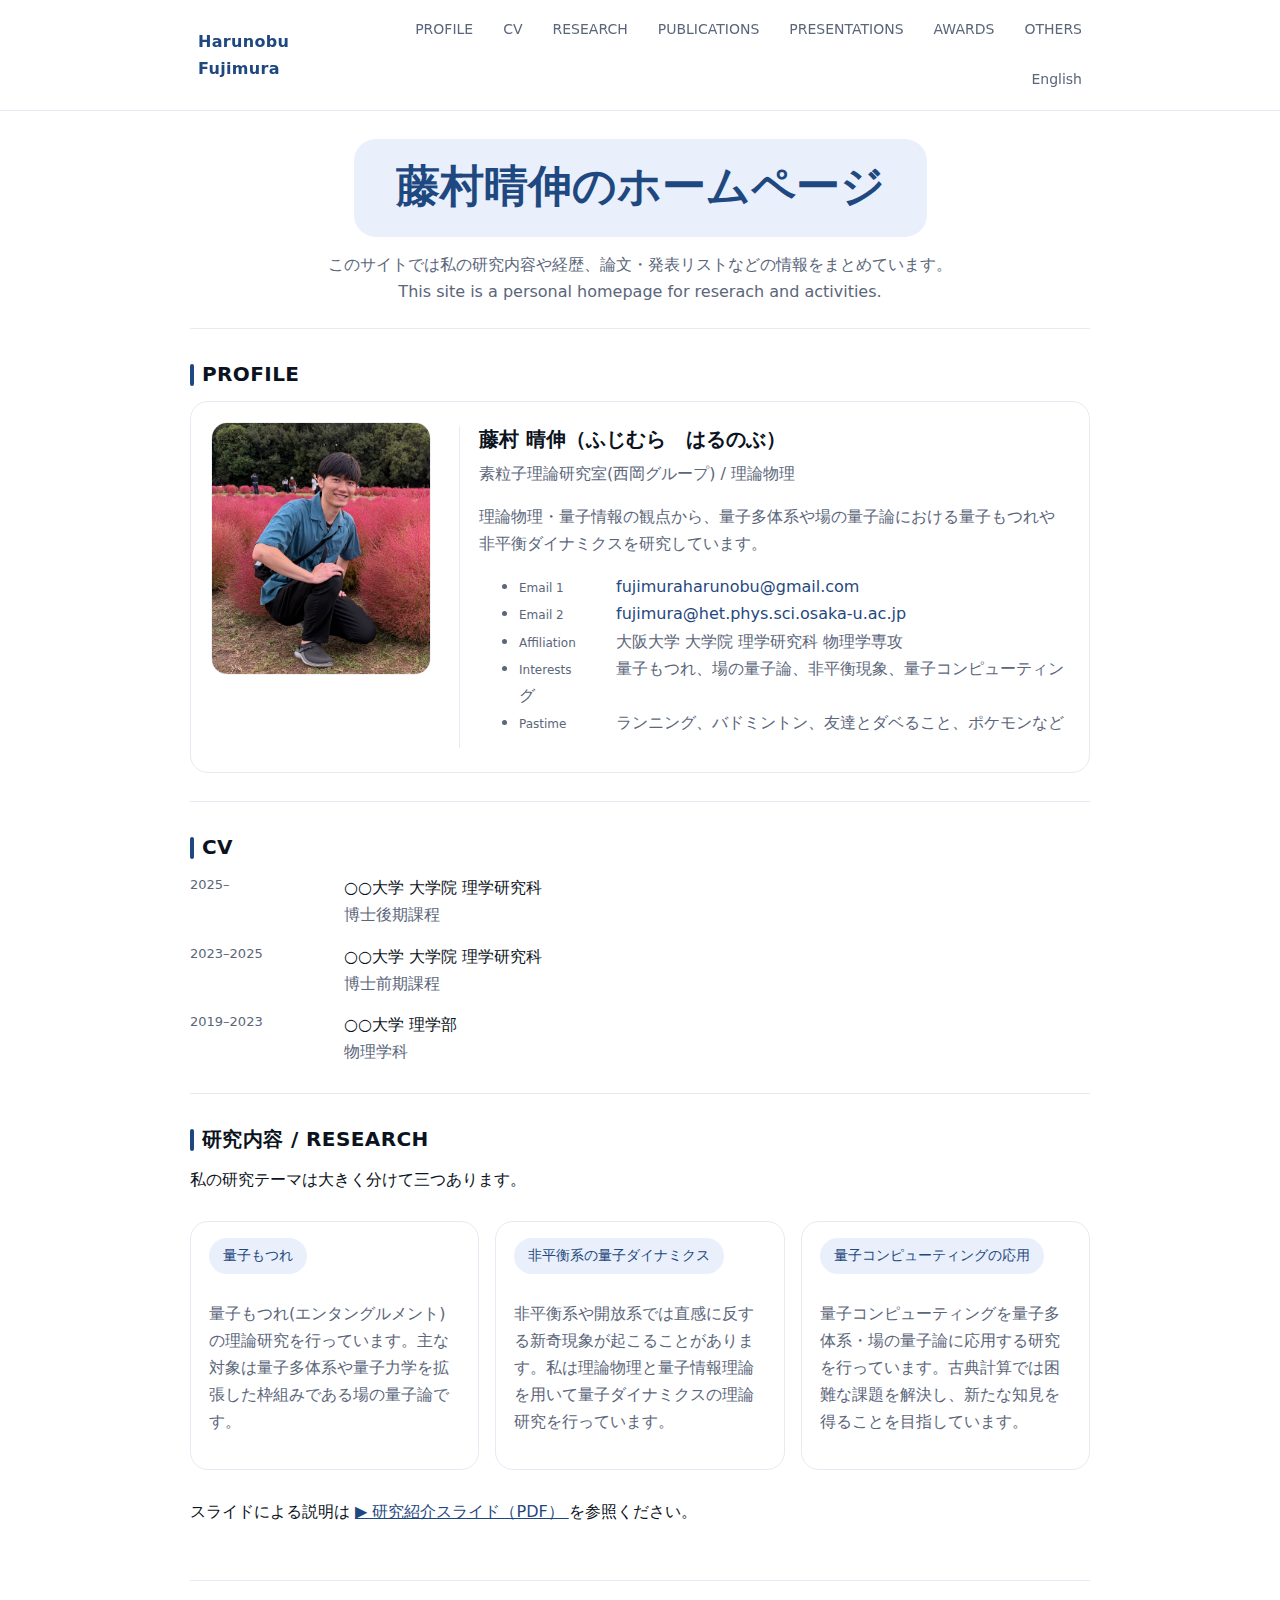
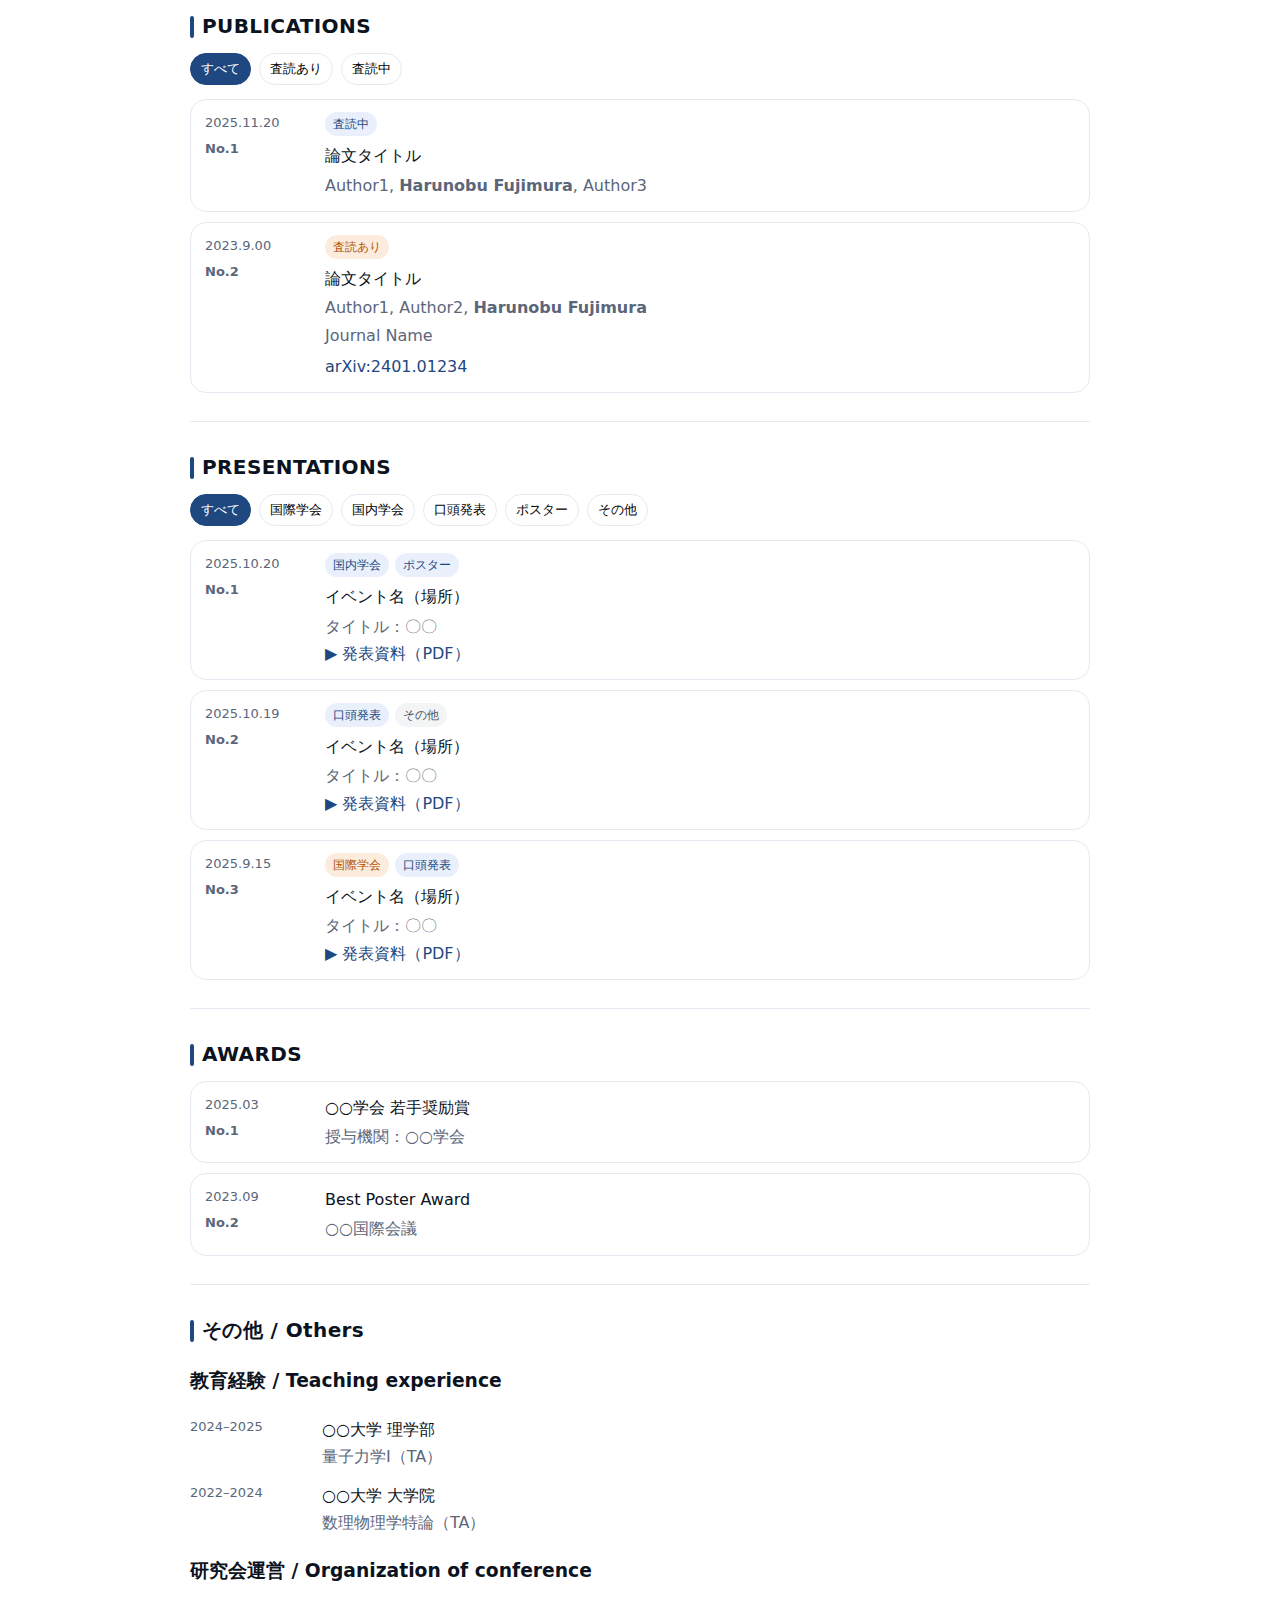
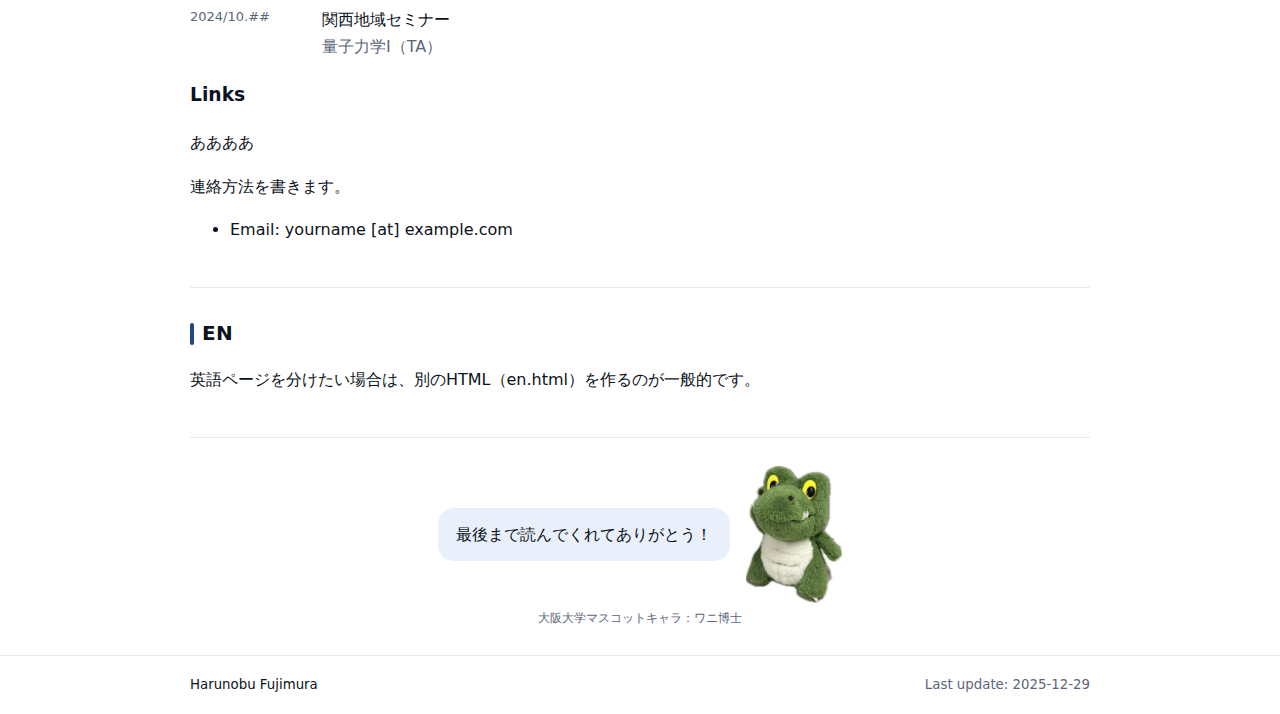
<file: index.html>
<!DOCTYPE html>
<html lang="ja">
<head>
  <meta charset="UTF-8" />
  <meta name="viewport" content="width=device-width, initial-scale=1" />
  <title> 藤村 晴伸 | Homepage</title>
  <link rel="stylesheet" href="style.css?v=20251229a">
</head>

<body>
  <header class="site-header">
    <div class="container header-inner">
      <a class="brand" href="#top">Harunobu Fujimura</a>

      <button class="nav-toggle" aria-label="メニューを開く" aria-expanded="false">
        ☰
      </button>

      <nav class="site-nav" id="siteNav">
        <a href="#profile">PROFILE</a>
        <a href="#cv">CV</a>
        <a href="#research">RESEARCH</a>
        <a href="#publications">PUBLICATIONS</a>
        <a href="#news">PRESENTATIONS</a>
        <a href="#awards">AWARDS</a>
        <a href="#othermaterials">OTHERS</a>
        <a href="#en">English</a>
      </nav>
    </div>
  </header>

  <main id="top" class="main">
    <section class="hero container">
      <div class="hero-badge">
      <h1 class="welcome">藤村晴伸のホームページ</h1><br> 
      <!-- <p class="kicker">理論物理 / 量子もつれ</p> -->
      </div>
      <p class="lead">
        このサイトでは私の研究内容や経歴、論文・発表リストなどの情報をまとめています。<br>
        This site is a personal homepage for reserach and activities.
      </p>

      <!-- <div class="button-row">
        <a class="btn" href="#research">研究内容を見る</a>
        <a class="btn btn-ghost" href="#publications">業績一覧</a>
      </div> -->
    </section>

    <section class="section container" id="profile">
      <h2>PROFILE</h2>

      <div class="profile-card">
        <!-- 左：写真 -->
        <div class="profile-photo">
          <img src="materials/myphoto.png" alt="Harunobu Fujimura" loading="lazy">
        </div>

        <!-- 右：プロフィール -->
        <div class="profile-body">
          <div class="profile-name">藤村 晴伸（ふじむら　はるのぶ）</div>
          <div class="profile-affil muted">素粒子理論研究室(西岡グループ) / 理論物理</div>

          <p class="profile-text">
            理論物理・量子情報の観点から、量子多体系や場の量子論における量子もつれや非平衡ダイナミクスを研究しています。
          </p>

          <ul class="profile-meta">
            <li><span class="label">Email 1</span> 
              <a href="mailto:fujimuraharunobu@gmail.com">fujimuraharunobu@gmail.com</a>
            </li>
            <li><span class="label">Email 2</span> 
              <a href="mailto:fujimura@het.phys.sci.osaka-u.ac.jp">fujimura@het.phys.sci.osaka-u.ac.jp</a>
            </li>
            <li><span class="label">Affiliation</span> 大阪大学 大学院 理学研究科 物理学専攻</li>
            <li><span class="label">Interests</span> 量子もつれ、場の量子論、非平衡現象、量子コンピューティング</li>
            <li><span class="label">Pastime</span> ランニング、バドミントン、友達とダベること、ポケモンなど</li>
          </ul>

        </div>
      </div>
    </section>



    <section class="section container" id="cv">
      <h2>CV</h2>

      <ul class="cv-list">
        <li>
          <span class="cv-term">2025–</span>
          <div class="cv-content">
            <div class="cv-title">
              ○○大学 大学院 理学研究科
            </div>
            <div class="muted">
              博士後期課程
            </div>
          </div>
        </li>

        <li>
          <span class="cv-term">2023–2025</span>
          <div class="cv-content">
            <div class="cv-title">
              ○○大学 大学院 理学研究科
            </div>
            <div class="muted">
              博士前期課程
            </div>
          </div>
        </li>

        <li>
          <span class="cv-term">2019–2023</span>
          <div class="cv-content">
            <div class="cv-title">
              ○○大学 理学部
            </div>
            <div class="muted">
              物理学科
            </div>
          </div>
        </li>
      </ul>
    </section>


    <section class="section container" id="research">
      <h2>研究内容 / RESEARCH</h2>
      <div> 私の研究テーマは大きく分けて三つあります。</div><br>
      <div class="research-grid">
        <div class="research-card">
          <div class="research-title">
            量子もつれ
          </div>
          <p class="research-text">
            量子もつれ(エンタングルメント)の理論研究を行っています。主な対象は量子多体系や量子力学を拡張した枠組みである場の量子論です。
          </p>
        </div>

        <div class="research-card">
          <div class="research-title">
            非平衡系の量子ダイナミクス
          </div>
          <p class="research-text">
            非平衡系や開放系では直感に反する新奇現象が起こることがあります。私は理論物理と量子情報理論を用いて量子ダイナミクスの理論研究を行っています。
          </p>
        </div>

        <div class="research-card">
          <div class="research-title">
            量子コンピューティングの応用
          </div>
          <p class="research-text">
            量子コンピューティングを量子多体系・場の量子論に応用する研究を行っています。古典計算では困難な課題を解決し、新たな知見を得ることを目指しています。
          </p>
        </div>
      </div><br>
      <div class="materials">
        スライドによる説明は
          <a href="https://example.com/slides.pdf"
            target="_blank"
            rel="noopener noreferrer"
            class="material-link">
            ▶ 研究紹介スライド（PDF）
          </a>
        を参照ください。
          </div>
      </div><br>

    </section>


    <section class="section container" id="publications">
      <h2>PUBLICATIONS</h2>

      <!-- カテゴリタブ -->
      <div class="chips" role="tablist" aria-label="カテゴリ">
        <button class="chip is-active" data-filter="all">すべて</button>
        <button class="chip" data-filter="reviewed">査読あり</button>
        <button class="chip" data-filter="under-review">査読中</button>
      </div>

      <!-- 論文リスト -->
      <ul class="timeline" id="pubList">

        <!-- 査読あり -->
        <li data-tags="reviewed">
          <div class="date">
            <span>2023.9.00</span>
            <span class="pub-no"></span>
          </div>

          <div class="content">
            <div class="tags">
              <span class="tag tag-reviewed">査読あり</span>
            </div>

            <div class="title">
              <a href="https://example-journal.org"
                target="_blank"
                rel="noopener noreferrer"
                class="event-link">
                論文タイトル 
              </a>
            </div>

            <div class="muted">
              Author1, Author2, <strong>Harunobu Fujimura</strong><br>
              <a href="https://example-journal.org"
                target="_blank"
                rel="noopener noreferrer"
                class="journal-link">
                Journal Name
              </a>
            </div>
            <div class="preprint">
              <a href="https://arxiv.org/abs/2401.01234"
                target="_blank"
                rel="noopener noreferrer"
                class="arxiv-link">
                arXiv:2401.01234
              </a>
            </div>
          </div>
        </li>

        <!-- 査読中 -->
        <li data-tags="under-review">
          <div class="date">
            <span>2025.11.20</span>
            <span class="pub-no"></span>
          </div>

          <div class="content">
            <div class="tags">
              <span class="tag tag-under-review">査読中</span>
            </div>

            <div class="title">
              論文タイトル 
            </div>

            <div class="muted">
              Author1, <strong>Harunobu Fujimura</strong>, Author3
            </div>
          </div>
        </li>

      </ul>
    </section>


    <section class="section container" id="news">
      <h2>PRESENTATIONS</h2>

      <div class="chips" role="tablist" aria-label="カテゴリ">
        <button class="chip is-active" data-filter="all">すべて</button>
        <button class="chip" data-filter="international">国際学会</button>
        <button class="chip" data-filter="domestic">国内学会</button>
        <button class="chip" data-filter="oral">口頭発表</button>
        <button class="chip" data-filter="poster">ポスター</button>
        <button class="chip" data-filter="others">その他</button>
      </div>

      <ul class="timeline" id="newsList">

        <li data-tags="international oral">
          <div class="date">
            <span>2025.9.15</span>
            <span class="news-no"></span>
          </div>
          <div class="content">
            <div class="tags">
              <span class="tag tag-international">国際学会</span>
              <span class="tag">口頭発表</span>
            </div>
            <div class="title">
              <a href="https://example-conference.org"
                target="_blank"
                rel="noopener noreferrer"
                class="event-link">
                イベント名（場所）
              </a>
            </div>
            <div class="muted">タイトル：〇〇</div>
            <div class="materials">
              <a href="https://example.com/slides.pdf"
                target="_blank"
                rel="noopener noreferrer"
                class="material-link">
                ▶ 発表資料（PDF）
              </a>
            </div>
          </div>
        </li>

        <li data-tags="domestic poster">
          <div class="date">
            <span>2025.10.20</span>
            <span class="news-no"></span>
          </div>
          <div class="content">
            <div class="tags">
              <span class="tag tag-domestic">国内学会</span>
              <span class="tag">ポスター</span>
            </div>
            <div class="title">
              <a href="https://example-conference.org"
                target="_blank"
                rel="noopener noreferrer"
                class="event-link">
                イベント名（場所）
              </a>
            </div>
            <div class="muted">タイトル：〇〇</div>
            <div class="materials">
              <a href="https://example.com/slides.pdf"
                target="_blank"
                rel="noopener noreferrer"
                class="material-link">
                ▶ 発表資料（PDF）
              </a>
            </div>
          </div>
        </li>

        <li data-tags="oral others">
          <div class="date">
            <span>2025.10.19</span>
            <span class="news-no"></span>
          </div>
          <div class="content">
            <div class="tags">
              <span class="tag">口頭発表</span>
              <span class="tag tag-other">その他</span>
            </div>
            <div class="title">
              <a href="https://example-conference.org"
                target="_blank"
                rel="noopener noreferrer"
                class="event-link">
                イベント名（場所）
              </a>
            </div>
            <div class="muted">タイトル：〇〇</div>
            <div class="materials">
              <a href="https://example.com/slides.pdf"
                target="_blank"
                rel="noopener noreferrer"
                class="material-link">
                ▶ 発表資料（PDF）
              </a>
            </div>
          </div>
        </li>

        

      </ul>
    </section>

    <section class="section container" id="awards">
      <h2>AWARDS</h2>

      <ul class="timeline">
        <li>
          <div class="date">
            <span>2025.03</span>
            <span class="award-no"></span>
          </div>

          <div class="content">
            <div class="title">
              ○○学会 若手奨励賞
            </div>
            <div class="muted">
              授与機関：○○学会
            </div>
          </div>
        </li>

        <li>
          <div class="date">
            <span>2023.09</span>
            <span class="award-no"></span>
          </div>

          <div class="content">
            <div class="title">
              Best Poster Award
            </div>
            <div class="muted">
              ○○国際会議
            </div>
          </div>
        </li>
      </ul>
    </section>


    <section class="section container" id="othermaterials">
      <h2>その他 / Others</h2>
      <div>
        <h3>教育経験 / Teaching experience</h2>
          <ul class="teaching-list">
            <li>
              <span class="term">2024–2025</span>
              <div class="teach-content">
                <div class="teach-title">
                  ○○大学 理学部
                </div>
                <div class="muted">
                  量子力学I（TA）
                </div>
              </div>
            </li>

            <li>
              <span class="term">2022–2024</span>
              <div class="teach-content">
                <div class="teach-title">
                  ○○大学 大学院
                </div>
                <div class="muted">
                  数理物理学特論（TA）
                </div>
              </div>
            </li>
          </ul>
        </div>
      <div>
          <h3>研究会運営 / Organization of conference</h3>
          <ul class="teaching-list">
            <li>
              <span class="term">2024/10.##</span>
              <div class="teach-content">
                <div class="teach-title">
                  関西地域セミナー
                </div>
                <div class="muted">
                  量子力学I（TA）
                </div>
              </div>
            </li>
          </ul>
          
      </div>

      <div>
          <h3>Links</h3>
          <p>ああああ</p>
          
      </div>
      <p>連絡方法を書きます。</p>
      <ul>
        <li>Email: yourname [at] example.com</li>
      </ul>
    </section>

    <section class="section container" id="en">
      <h2>EN</h2>
      <p>英語ページを分けたい場合は、別のHTML（en.html）を作るのが一般的です。</p>
    </section>

    <section class="section container thanks">
      <div class="thanks-wrap">
        <div class="speech-bubble">
          最後まで読んでくれてありがとう！
        </div>

        <!-- キャラ画像（高さ基準） -->
        <img src="materials/Dr.wani.PNG" alt="マスコットキャラ" class="mascot">

      </div>

      <!-- 説明文は外に出す -->
      <div class="mascot-caption">
        大阪大学マスコットキャラ：ワニ博士
      </div>
    </section>


  </main>

  <footer class="site-footer">
    <div class="container footer-inner">
      <small>Harunobu Fujimura</small>
      <small class="muted">Last update: 2025-12-29</small>
    </div>
  </footer>

  <script src="script.js"></script>
</body>
</html>
</file>
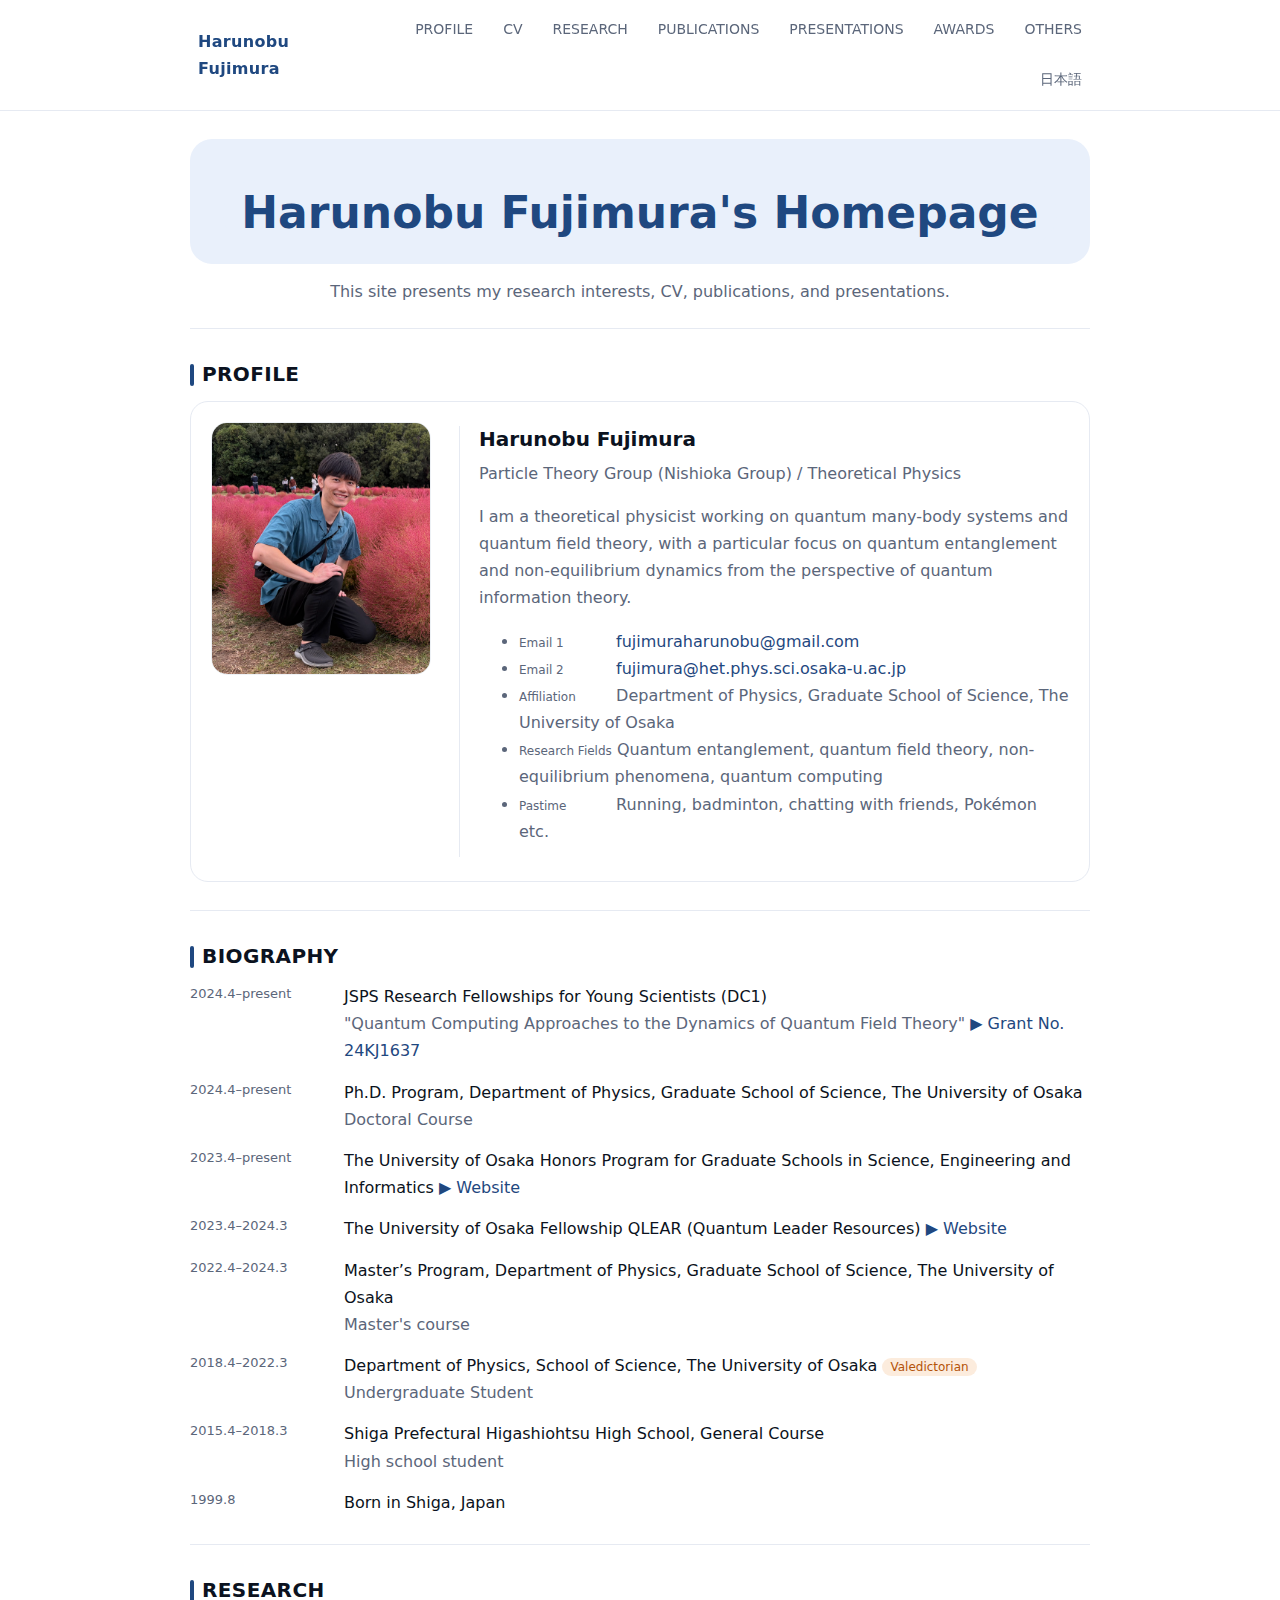
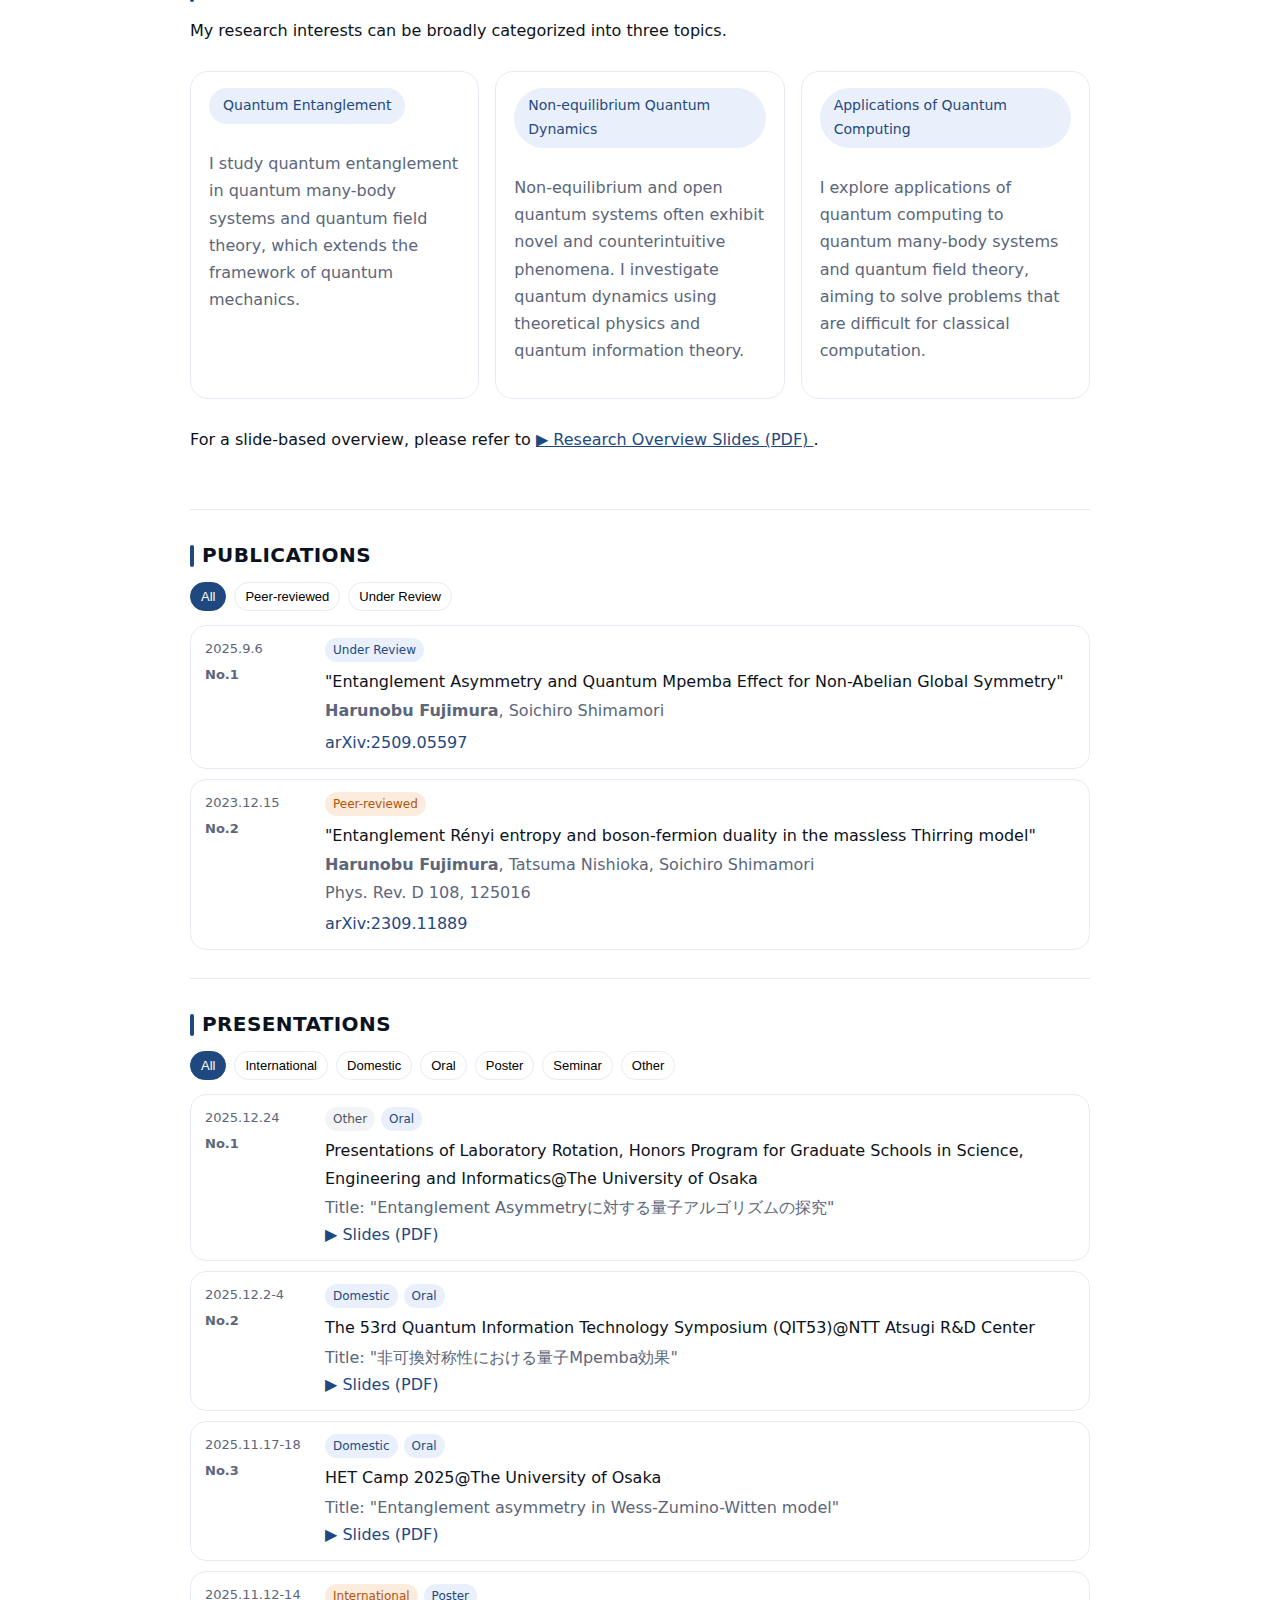
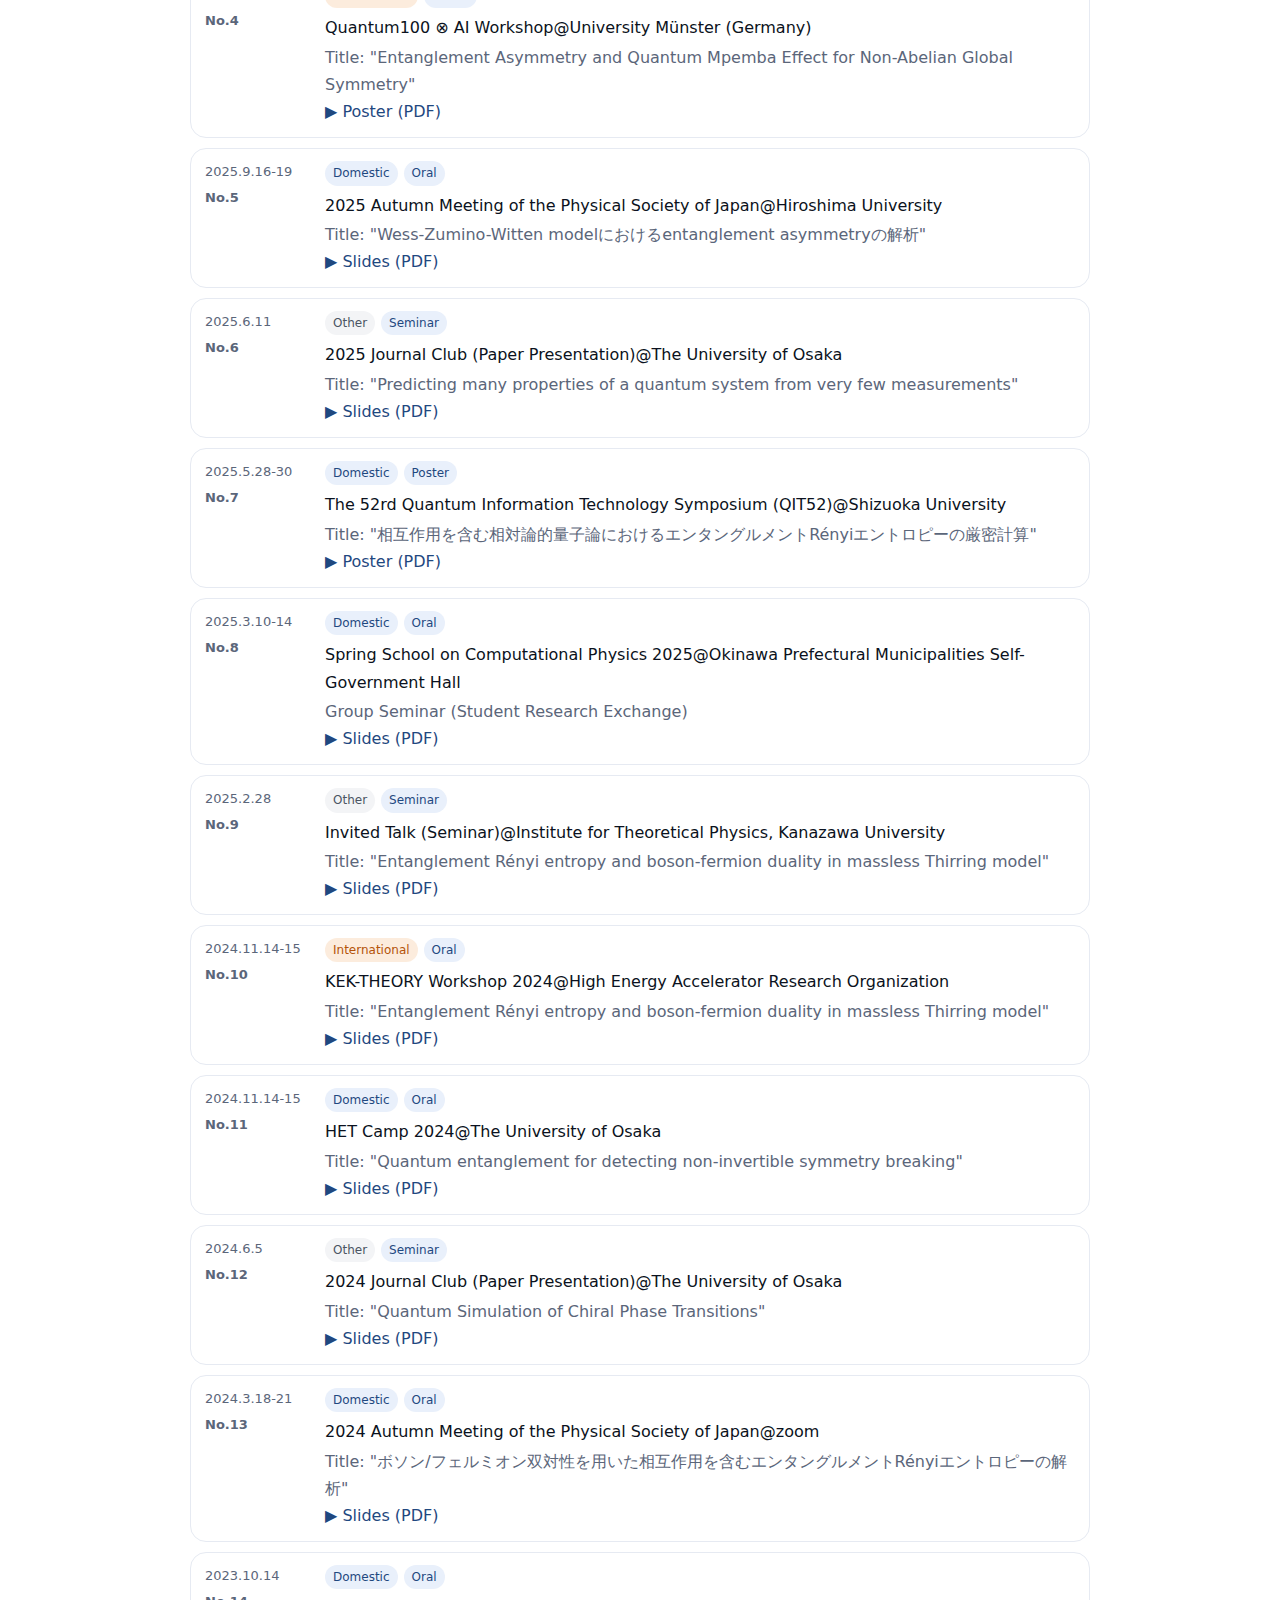
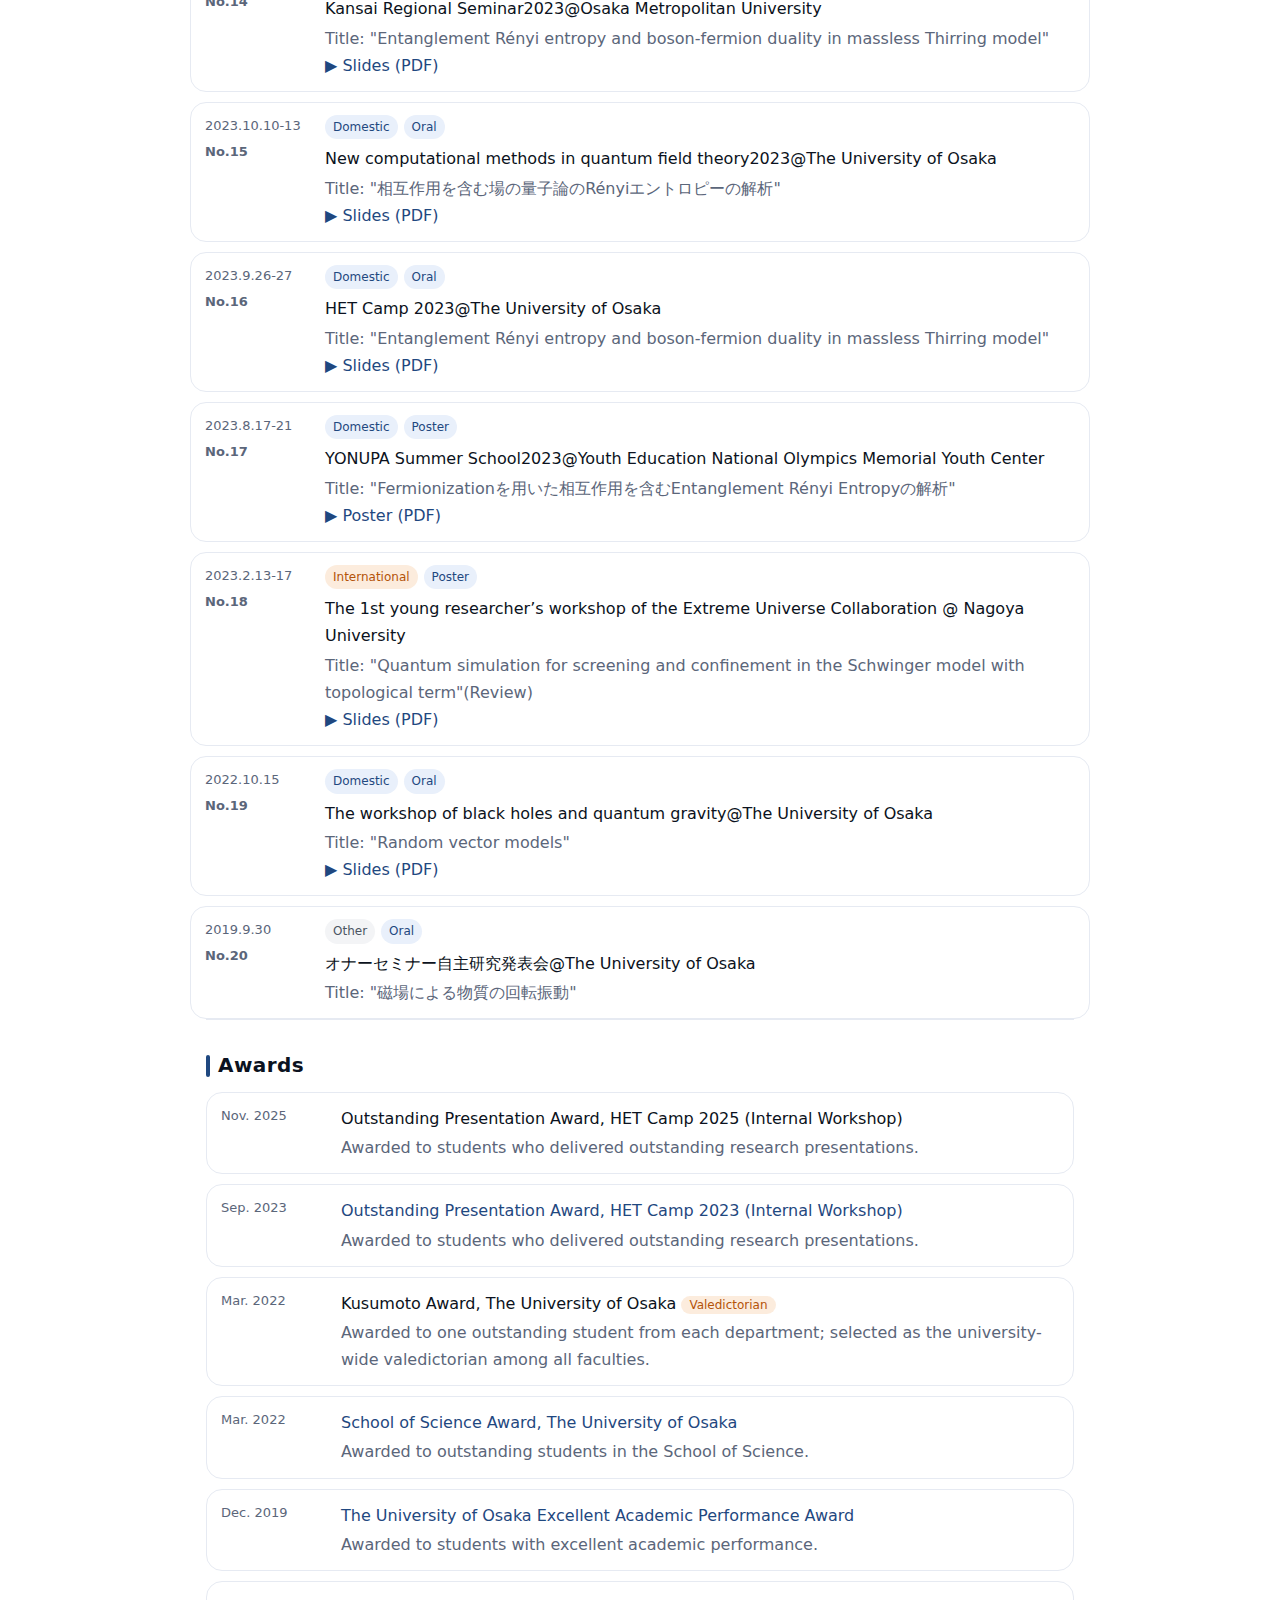
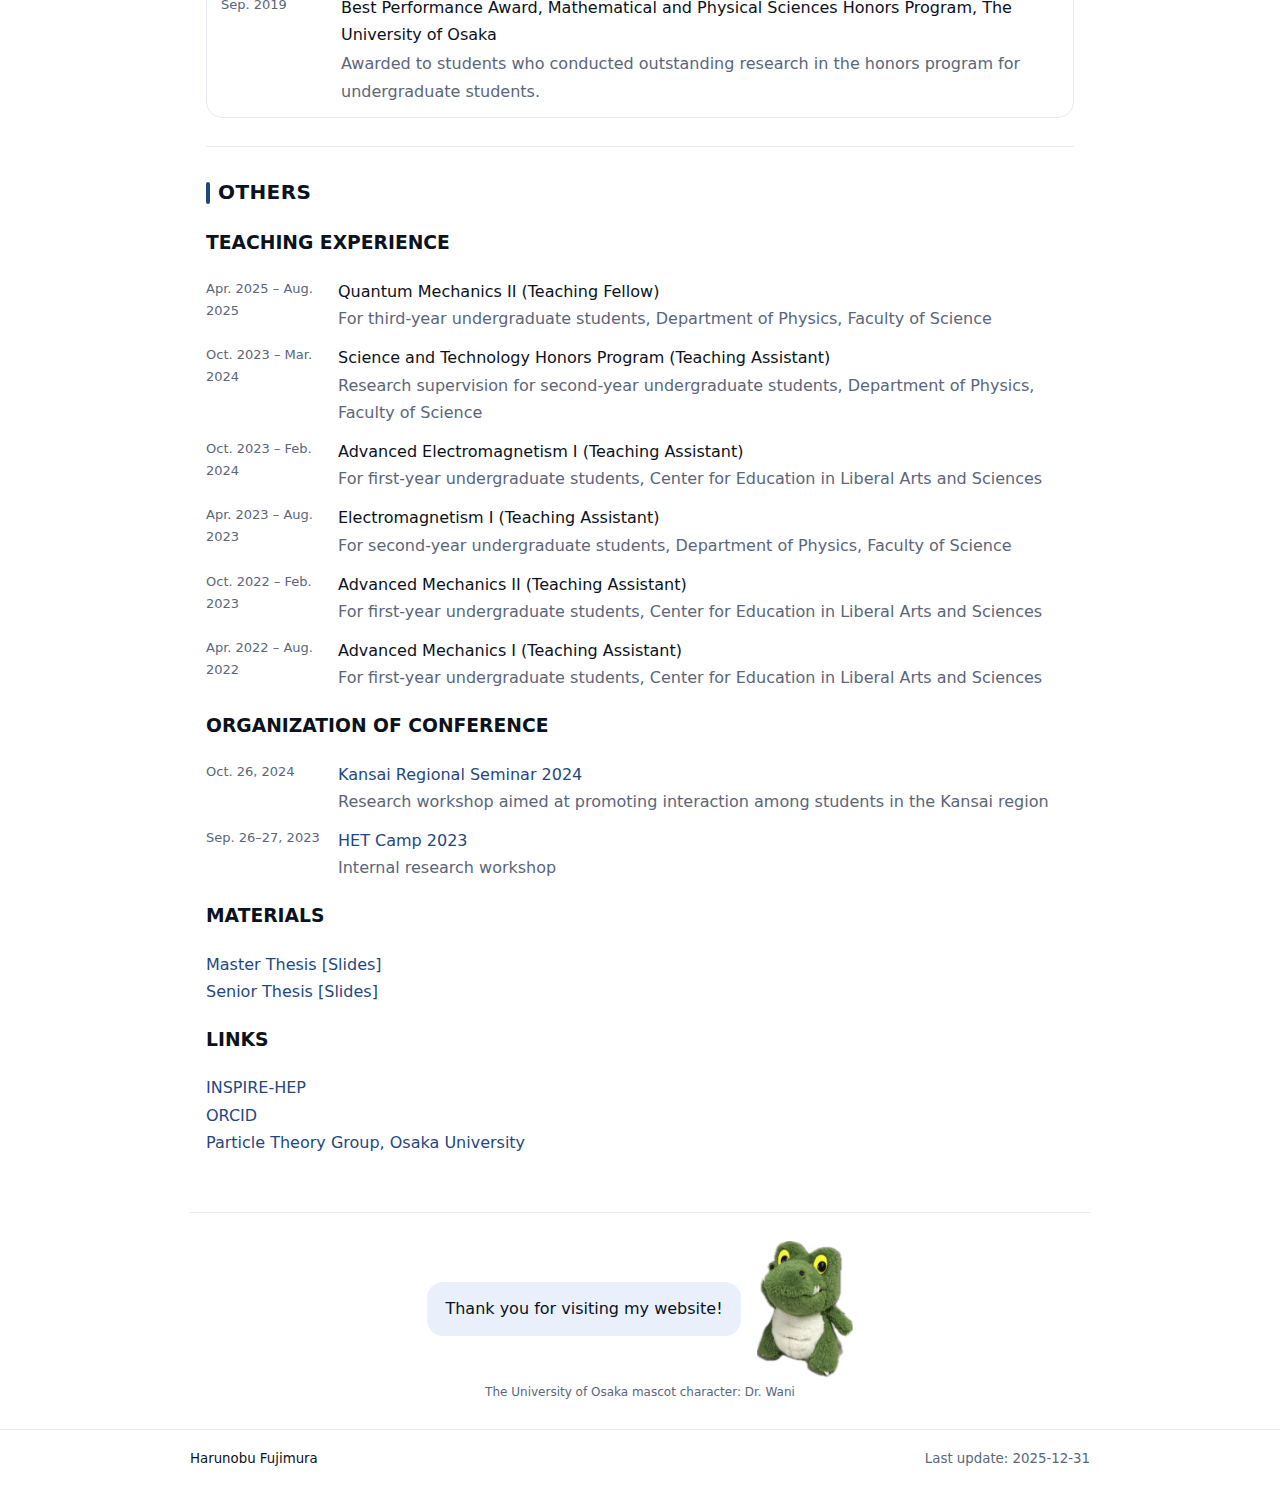
<file: index-en.html>
<!DOCTYPE html>
<html lang="en">
<head>
  <meta name="google-site-verification" content="A8lgIOtNJMNtEnT10mRfgCHd8GD4JEg5kfEpcbLd4uQ" />
  <meta charset="UTF-8" />
  <meta name="viewport" content="width=device-width, initial-scale=1" />
  <title>Harunobu Fujimura | Homepage</title>
  <meta name="description"
      content="Personal homepage of Harunobu Fujimura, including research interests, CV, and publications.">
  <!-- Search engines: language versions -->
  <!-- <link rel="icon" type="image/png" href="favicon.png"> -->
  <link rel="icon" href="/favicon.png?v=2">
  <link rel="shortcut icon" href="/favicon.png?v=2">
  <link rel="alternate" hreflang="ja" href="index.html">
  <link rel="alternate" hreflang="en" href="index-en.html">
  <link rel="stylesheet" href="style.css?v=20251231b">
  <meta property="og:title" content="Harunobu Fujimura | Homepage">
  <meta property="og:description" content="Research, CV, and publications">
  <meta property="og:type" content="website">
  <meta property="og:url" content="https://fujimura-harunobu.github.io">
</head>

<body>
  <header class="site-header">
    <div class="container header-inner">
      <a class="brand" href="#top">Harunobu Fujimura</a>

      <button class="nav-toggle" aria-label="メニューを開く" aria-expanded="false">
        ☰
      </button>

      <nav class="site-nav" id="siteNav">
        <a href="#profile">PROFILE</a>
        <a href="#cv">CV</a>
        <a href="#research">RESEARCH</a>
        <a href="#publications">PUBLICATIONS</a>
        <a href="#news">PRESENTATIONS</a>
        <a href="#awards">AWARDS</a>
        <a href="#othermaterials">OTHERS</a>
        <!-- 日本語ページへ戻す -->
        <a href="index.html">日本語</a>     
      </nav>
    </div>
  </header>

  <main id="top" class="main">
    <section class="hero container">
      <div class="hero-badge">
        <h1 class="welcome">
          <h1 class="welcome">Harunobu Fujimura's Homepage</h1><br> 
        </h1>
      <!-- <h1 class="welcome">藤村晴伸のホームページ</h1><br>  -->
      <!-- <p class="kicker">理論物理 / 量子もつれ</p> -->
      </div>
      <p class="lead">
        This site presents my research interests, CV, publications, and presentations.
      </p>      

      <!-- <div class="button-row">
        <a class="btn" href="#research">研究内容を見る</a>
        <a class="btn btn-ghost" href="#publications">業績一覧</a>
      </div> -->
    </section>

    <section class="section container" id="profile">
      <h2>PROFILE</h2>

      <div class="profile-card">
        <!-- 左：写真 -->
        <div class="profile-photo">
          <img src="materials/myphoto.png" alt="Harunobu Fujimura" loading="lazy">
        </div>

        <!-- 右：プロフィール -->
        <div class="profile-body">
          <div class="profile-name">Harunobu Fujimura</div>
          <div class="profile-affil muted">Particle Theory Group (Nishioka Group) / Theoretical Physics</div>

          <p class="profile-text">
            I am a theoretical physicist working on quantum many-body systems and quantum field theory, with a particular focus on quantum entanglement and non-equilibrium dynamics from the perspective of quantum information theory.
          </p>

          <ul class="profile-meta">
            <li><span class="label">Email 1</span> 
              <a href="mailto:fujimuraharunobu@gmail.com">fujimuraharunobu@gmail.com</a>
            </li>
            <li><span class="label">Email 2</span> 
              <a href="mailto:fujimura@het.phys.sci.osaka-u.ac.jp">fujimura@het.phys.sci.osaka-u.ac.jp</a>
            </li>
            <li><span class="label">Affiliation</span> Department of Physics, Graduate School of Science, The University of Osaka</li>
            <li><span class="label">Research Fields </span> Quantum entanglement, quantum field theory, non-equilibrium phenomena, quantum computing</li>
            <li><span class="label">Pastime</span> Running, badminton, chatting with friends, Pokémon etc.</li>
          </ul>

        </div>
      </div>
    </section>



    <section class="section container" id="cv">
      <h2>BIOGRAPHY</h2>

      <ul class="cv-list">
        <li>
          <span class="cv-term">2024.4–present</span>
          <div class="cv-content">
            <div class="cv-title">
              JSPS Research Fellowships for Young Scientists (DC1)
            </div>
            <div class="muted">
              "Quantum Computing Approaches to the Dynamics of Quantum Field Theory"  
              <a href="https://kaken.nii.ac.jp/ja/grant/KAKENHI-PROJECT-24KJ1637"
                target="_blank"
                rel="noopener noreferrer"
                class="material-link">
                ▶ Grant No. 24KJ1637
              </a>
            </div>
          </div>
        </li>

        <li>
          <span class="cv-term">2024.4–present</span>
          <div class="cv-content">
            <div class="cv-title">
              Ph.D. Program, Department of Physics, Graduate School of Science, The University of Osaka
            </div>
            <div class="muted">
              Doctoral Course
            </div>
          </div>
        </li>

        <li>
          <span class="cv-term">2023.4–present</span>
          <div class="cv-content">
            <div class="cv-title">
              The University of Osaka Honors Program for Graduate Schools in Science, Engineering and Informatics
              <a href="https://www.sth.osaka-u.ac.jp"
                target="_blank"
                rel="noopener noreferrer"
                class="material-link">
                ▶ Website
              </a>
            </div>
            <div class="muted">
              
            </div>
          </div>
        </li>

        <li>
          <span class="cv-term">2023.4–2024.3</span>
          <div class="cv-content">
            <div class="cv-title">
              The University of Osaka Fellowship QLEAR (Quantum Leader Resources)
              <a href="https://qlear.qiqb.osaka-u.ac.jp"
                target="_blank"
                rel="noopener noreferrer"
                class="material-link">
                ▶ Website
              </a>
            </div>
            <div class="muted">
              
            </div>
          </div>
        </li>

        <li>
          <span class="cv-term">2022.4–2024.3</span>
          <div class="cv-content">
            <div class="cv-title">
              Master’s Program, Department of Physics, Graduate School of Science, The University of Osaka
            </div>
            <div class="muted">
              Master's course
            </div>
          </div>
        </li>

        <li>
          <span class="cv-term">2018.4–2022.3</span>
          <div class="cv-content">
            <div class="cv-title">
              Department of Physics, School of Science, The University of Osaka
              <span class="tag tag-international">Valedictorian</span>
            </div>
            <div class="muted">
              Undergraduate Student
            </div>
          </div>
        </li>

        <li>
          <span class="cv-term">2015.4–2018.3</span>
          <div class="cv-content">
            <div class="cv-title">
              Shiga Prefectural Higashiohtsu High School, General Course
            </div>
            <div class="muted">
              High school student
            </div>
          </div>
        </li>
        
        <li>
          <span class="cv-term">1999.8</span>
          <div class="cv-content">
            <div class="cv-title">
              Born in Shiga, Japan
            </div>
          </div>
        </li>

        
      </ul>
    </section>


    <section class="section container" id="research">
      <h2>RESEARCH</h2>
      <div>My research interests can be broadly categorized into three topics.</div><br>
      <div class="research-grid">
        <div class="research-card">
          <div class="research-title">
            Quantum Entanglement
          </div>
          <p class="research-text">
            I study quantum entanglement in quantum many-body systems and quantum field theory, which extends the framework of quantum mechanics.
          </p>
        </div>

        <div class="research-card">
          <div class="research-title">
            Non-equilibrium Quantum Dynamics
          </div>
          <p class="research-text">
            Non-equilibrium and open quantum systems often exhibit novel and counterintuitive phenomena. I investigate quantum dynamics using theoretical physics and quantum information theory.
          </p>
        </div>

        <div class="research-card">
          <div class="research-title">
            Applications of Quantum Computing
          </div>
          <p class="research-text">
            I explore applications of quantum computing to quantum many-body systems and quantum field theory, aiming to solve problems that are difficult for classical computation.
          </p>
        </div>
      </div><br>
      <div class="materials">
        For a slide-based overview, please refer to
          <a href="materials/research_fujimura.pdf"
            target="_blank"
            rel="noopener noreferrer"
            class="material-link">
            ▶ Research Overview Slides (PDF)
          </a>
        .
          </div>
      </div><br>

    </section>


    <section class="section container" id="publications">
      <h2>PUBLICATIONS</h2>

      <!-- カテゴリタブ -->
      <div class="chips" role="tablist" aria-label="カテゴリ">
        <button class="chip is-active" data-filter="all">All</button>
        <button class="chip" data-filter="reviewed">Peer-reviewed</button>
        <button class="chip" data-filter="under-review">Under Review</button>
      </div>

      <!-- 論文リスト -->
      <ul class="timeline" id="pubList">

        <!-- 論文 -->
        <li data-tags="reviewed">
          <div class="date">
            <span>2023.12.15</span>
            <span class="pub-no"></span>
          </div>
          <div class="content">
            <div class="tags">
              <span class="tag tag-reviewed">Peer-reviewed</span>
            </div>

            <div class="title">
              "Entanglement Rényi entropy and boson-fermion duality in the massless Thirring model"
            </div>

            <div class="muted">
              <strong>Harunobu Fujimura</strong>, Tatsuma Nishioka, Soichiro Shimamori<br>
              <a href="https://journals.aps.org/prd/abstract/10.1103/PhysRevD.108.125016"
                target="_blank"
                rel="noopener noreferrer"
                class="journal-link">
                Phys. Rev. D 108, 125016
              </a>
            </div>
            <div class="preprint">
              <a href="https://arxiv.org/abs/2309.11889"
                target="_blank"
                rel="noopener noreferrer"
                class="arxiv-link">
                arXiv:2309.11889
              </a>
            </div>
          </div>
        </li>

        <!-- 論文 -->
        <li data-tags="under-review">
          <div class="date">
            <span>2025.9.6</span>
            <span class="pub-no"></span>
          </div>
          <div class="content">
            <div class="tags">
              <span class="tag tag-under-review">Under Review</span>
            </div>

            <div class="title">
              "Entanglement Asymmetry and Quantum Mpemba Effect for Non-Abelian Global Symmetry"
            </div>

            <div class="muted">
              <strong>Harunobu Fujimura</strong>, Soichiro Shimamori<br>
              <!-- <a href="https://example-journal.org"
                target="_blank"
                rel="noopener noreferrer"
                class="journal-link">
                JHEP
              </a> -->
            </div>
            <div class="preprint">
              <a href="https://arxiv.org/abs/2509.05597"
                target="_blank"
                rel="noopener noreferrer"
                class="arxiv-link">
                arXiv:2509.05597
              </a>
            </div>
          </div>
        </li>

        <!-- 査読中
        <li data-tags="under-review">
          <div class="date">
            <span>2025.11.20</span>
            <span class="pub-no"></span>
          </div>

          <div class="content">
            <div class="tags">
              <span class="tag tag-under-review">査読中</span>
            </div>

            <div class="title">
              論文タイトル 
            </div>

            <div class="muted">
              Author1, <strong>Harunobu Fujimura</strong>, Author3
            </div>
          </div>
        </li> -->

      </ul>
    </section>


    <section class="section container" id="news">
      <h2>PRESENTATIONS</h2>

      <div class="chips" role="tablist" aria-label="カテゴリ">
        <button class="chip is-active" data-filter="all">All</button>
        <button class="chip" data-filter="international">International</button>
        <button class="chip" data-filter="domestic">Domestic</button>
        <button class="chip" data-filter="oral">Oral</button>
        <button class="chip" data-filter="poster">Poster</button>
        <button class="chip" data-filter="seminar">Seminar</button>
        <button class="chip" data-filter="others">Other</button>
      </div>

      <ul class="timeline" id="newsList">

        <!-- Add presentation here -->

        <li data-tags="others oral">
          <div class="date">
            <span>2025.12.24</span>
            <span class="news-no"></span>
          </div>
          <div class="content">
            <div class="tags">
              <span class="tag tag-other">Other</span>
              <span class="tag">Oral</span>
            </div>
            <div class="title">
              <a href="https://www.sth.osaka-u.ac.jp/reports2025.html"
                target="_blank"
                rel="noopener noreferrer"
                class="event-link">
                Presentations of Laboratory Rotation, Honors Program for Graduate Schools in Science, Engineering and Informatics@The University of Osaka
              </a>
            </div>
            <div class="muted">Title: "Entanglement Asymmetryに対する量⼦アルゴリズムの探究"</div>
            <div class="materials">
              <a href="materials/honor_rotation.pdf"
                target="_blank"
                rel="noopener noreferrer"
                class="material-link">
                ▶ Slides (PDF)
              </a>
            </div>
          </div>
        </li>

        <li data-tags="domestic oral">
          <div class="date">
            <span>2025.12.2-4</span>
            <span class="news-no"></span>
          </div>
          <div class="content">
            <div class="tags">
              <span class="tag tag-domestic">Domestic</span>
              <span class="tag">Oral</span>
            </div>
            <div class="title">
              <a href="https://www.ieice.org/es/qit/qit53/"
                target="_blank"
                rel="noopener noreferrer"
                class="event-link">
                The 53rd Quantum Information Technology Symposium (QIT53)@NTT Atsugi R&D Center
              </a>
            </div>
            <div class="muted">Title: "⾮可換対称性における量⼦Mpemba効果"</div>
            <div class="materials">
              <a href="materials/QIT53_oral.pdf"
                target="_blank"
                rel="noopener noreferrer"
                class="material-link">
                ▶ Slides (PDF)
              </a>
            </div>
          </div>
        </li>

        <li data-tags="domestic oral">
          <div class="date">
            <span>2025.11.17-18</span>
            <span class="news-no"></span>
          </div>
          <div class="content">
            <div class="tags">
              <span class="tag tag-domestic">Domestic</span>
              <span class="tag">Oral</span>
            </div>
            <div class="title">
              <a href="https://sites.google.com/hetmail.phys.sci.osaka-u.ac.jp/hetcamp2025/home?authuser=0"
                target="_blank"
                rel="noopener noreferrer"
                class="event-link">
                HET Camp 2025@The University of Osaka
              </a>
            </div>
            <div class="muted">Title: "Entanglement asymmetry in Wess-Zumino-Witten model"</div>
            <div class="materials">
              <a href="materials/HETCamp2025.pdf"
                target="_blank"
                rel="noopener noreferrer"
                class="material-link">
                ▶ Slides (PDF)
              </a>
            </div>
          </div>
        </li>

        <li data-tags="international poster">
          <div class="date">
            <span>2025.11.12-14</span>
            <span class="news-no"></span>
          </div>
          <div class="content">
            <div class="tags">
              <span class="tag tag-international">International</span>
              <span class="tag">Poster</span>
            </div>
            <div class="title">
              <a href="https://indico.uni-muenster.de/event/3251/"
                target="_blank"
                rel="noopener noreferrer"
                class="event-link">
                Quantum100 ⊗ AI Workshop@University Münster (Germany)
              </a>
            </div>
            <div class="muted">Title: "Entanglement Asymmetry and Quantum Mpemba Effect for Non-Abelian Global Symmetry"</div>
            <div class="materials">
              <a href="materials/Quantum100AI_poster.pdf"
                target="_blank"
                rel="noopener noreferrer"
                class="material-link">
                ▶ Poster (PDF)
              </a>
            </div>
          </div>
        </li>

        <li data-tags="domestic oral">
          <div class="date">
            <span>2025.9.16-19</span>
            <span class="news-no"></span>
          </div>
          <div class="content">
            <div class="tags">
              <span class="tag tag-domestic">Domestic</span>
              <span class="tag">Oral</span>
            </div>
            <div class="title">
              <a href="https://onsite.gakkai-web.net/jps/jps_search/2025au/index.html"
                target="_blank"
                rel="noopener noreferrer"
                class="event-link">
                2025 Autumn Meeting of the Physical Society of Japan@Hiroshima University
              </a>
            </div>
            <div class="muted">Title: "Wess-Zumino-Witten modelにおけるentanglement asymmetryの解析"</div>
            <div class="materials">
              <a href="materials/JPS2025_autumn.pdf"
                target="_blank"
                rel="noopener noreferrer"
                class="material-link">
                ▶ Slides (PDF)
              </a>
            </div>
          </div>
        </li>

        <li data-tags="others seminar">
          <div class="date">
            <span>2025.6.11</span>
            <span class="news-no"></span>
          </div>
          <div class="content">
            <div class="tags">
              <span class="tag tag-other">Other</span>
              <span class="tag">Seminar</span>
            </div>
            <div class="title">
              <a href="https://www-het.phys.sci.osaka-u.ac.jp/~journal/jc2024.html"
                target="_blank"
                rel="noopener noreferrer"
                class="event-link">
                2025 Journal Club (Paper Presentation)@The University of Osaka
              </a>
            </div>
            <div class="muted">Title: "Predicting many properties of a quantum system from very few measurements"</div>
            <div class="materials">
              <a href="materials/Journal club 2025_6_11.pdf"
                target="_blank"
                rel="noopener noreferrer"
                class="material-link">
                ▶ Slides (PDF)
              </a>
            </div>
          </div>
        </li>

        <li data-tags="domestic poster">
          <div class="date">
            <span>2025.5.28-30</span>
            <span class="news-no"></span>
          </div>
          <div class="content">
            <div class="tags">
              <span class="tag tag-domestic">Domestic</span>
              <span class="tag">Poster</span>
            </div>
            <div class="title">
              <a href="https://www.ieice.org/es/qit/qit52/"
                target="_blank"
                rel="noopener noreferrer"
                class="event-link">
                The 52rd Quantum Information Technology Symposium (QIT52)@Shizuoka University
              </a>
            </div>
            <div class="muted">Title: "相互作⽤を含む相対論的量⼦論におけるエンタングルメントRényiエントロピーの厳密計算"</div>
            <div class="materials">
              <a href="materials/QIT52_poster.pdf"
                target="_blank"
                rel="noopener noreferrer"
                class="material-link">
                ▶ Poster (PDF)
              </a>
            </div>
          </div>
        </li>

        <li data-tags="domestic oral">
          <div class="date">
            <span>2025.3.10-14</span>
            <span class="news-no"></span>
          </div>
          <div class="content">
            <div class="tags">
              <span class="tag tag-domestic">Domestic</span>
              <span class="tag">Oral</span>
            </div>
            <div class="title">
              <a href="https://compphysschool.github.io/homepage2025/index.html"
                target="_blank"
                rel="noopener noreferrer"
                class="event-link">
                Spring School on Computational Physics 2025@Okinawa Prefectural Municipalities Self-Government Hall
              </a>
            </div>
            <div class="muted">Group Seminar (Student Research Exchange)</div>
            <div class="materials">
              <a href="materials/Okinawa_group_seminar.pdf"
                target="_blank"
                rel="noopener noreferrer"
                class="material-link">
                ▶ Slides (PDF)
              </a>
            </div>
          </div>
        </li>

        <li data-tags="others seminar">
          <div class="date">
            <span>2025.2.28</span>
            <span class="news-no"></span>
          </div>
          <div class="content">
            <div class="tags">
              <span class="tag tag-other">Other</span>
              <span class="tag">Seminar</span>
            </div>
            <div class="title">
              <a href="https://hep.s.kanazawa-u.ac.jp/web/seminar.html"
                target="_blank"
                rel="noopener noreferrer"
                class="event-link">
                Invited Talk (Seminar)@Institute for Theoretical Physics, Kanazawa University
              </a>
            </div>
            <div class="muted">Title: "Entanglement Rényi entropy and boson-fermion duality in massless Thirring model"</div>
            <div class="materials">
              <a href="materials/Seminar_kanazawa.pdf"
                target="_blank"
                rel="noopener noreferrer"
                class="material-link">
                ▶ Slides (PDF)
              </a>
            </div>
          </div>
        </li>

        <li data-tags="international oral">
          <div class="date">
            <span>2024.11.14-15</span>
            <span class="news-no"></span>
          </div>
          <div class="content">
            <div class="tags">
              <span class="tag tag-international">International</span>
              <span class="tag">Oral</span>
            </div>
            <div class="title">
              <a href="https://conference-indico.kek.jp/event/282/"
                target="_blank"
                rel="noopener noreferrer"
                class="event-link">
                KEK-THEORY Workshop 2024@High Energy Accelerator Research Organization
              </a>
            </div>
            <div class="muted">Title: "Entanglement Rényi entropy and boson-fermion duality in massless Thirring model"</div>
            <div class="materials">
              <a href="materials/KEK-th2024.pdf"
                target="_blank"
                rel="noopener noreferrer"
                class="material-link">
                ▶ Slides (PDF)
              </a>
            </div>
          </div>
        </li>

        <li data-tags="domestic oral">
          <div class="date">
            <span>2024.11.14-15</span>
            <span class="news-no"></span>
          </div>
          <div class="content">
            <div class="tags">
              <span class="tag tag-domestic">Domestic</span>
              <span class="tag">Oral</span>
            </div>
            <div class="title">
              HET Camp 2024@The University of Osaka
            </div>
            <div class="muted">Title: "Quantum entanglement for detecting non-invertible symmetry breaking"</div>
            <div class="materials">
              <a href="materials/HETCamp2024.pdf"
                target="_blank"
                rel="noopener noreferrer"
                class="material-link">
                ▶ Slides (PDF)
              </a>
            </div>
          </div>
        </li>

        <li data-tags="others seminar">
          <div class="date">
            <span>2024.6.5</span>
            <span class="news-no"></span>
          </div>
          <div class="content">
            <div class="tags">
              <span class="tag tag-other">Other</span>
              <span class="tag">Seminar</span>
            </div>
            <div class="title">
              <a href="https://www-het.phys.sci.osaka-u.ac.jp/~journal/jc2024.html"
                target="_blank"
                rel="noopener noreferrer"
                class="event-link">
                2024 Journal Club (Paper Presentation)@The University of Osaka
              </a>
            </div>
            <div class="muted">Title: "Quantum Simulation of Chiral Phase Transitions"</div>
            <div class="materials">
              <a href="materials/Journal club 2024_6_5.pdf"
                target="_blank"
                rel="noopener noreferrer"
                class="material-link">
                ▶ Slides (PDF)
              </a>
            </div>
          </div>
        </li>

        <li data-tags="domestic oral">
          <div class="date">
            <span>2024.3.18-21</span>
            <span class="news-no"></span>
          </div>
          <div class="content">
            <div class="tags">
              <span class="tag tag-domestic">Domestic</span>
              <span class="tag">Oral</span>
            </div>
            <div class="title">
              <a href="https://onsite.gakkai-web.net/jps/jps_search/2024sp/index.html"
                target="_blank"
                rel="noopener noreferrer"
                class="event-link">
                2024 Autumn Meeting of the Physical Society of Japan@zoom
              </a>
            </div>
            <div class="muted">Title: "ボソン/フェルミオン双対性を⽤いた相互作⽤を含むエンタングルメントRényiエントロピーの解析"</div>
            <div class="materials">
              <a href="materials/JPS2024_spring.pdf"
                target="_blank"
                rel="noopener noreferrer"
                class="material-link">
                ▶ Slides (PDF)
              </a>
            </div>
          </div>
        </li>

        <li data-tags="domestic oral">
          <div class="date">
            <span>2023.10.14</span>
            <span class="news-no"></span>
          </div>
          <div class="content">
            <div class="tags">
              <span class="tag tag-domestic">Domestic</span>
              <span class="tag">Oral</span>
            </div>
            <div class="title">
              <a href="https://sites.google.com/view/2023kansaichiikiseminer"
                target="_blank"
                rel="noopener noreferrer"
                class="event-link">
                Kansai Regional Seminar2023@Osaka Metropolitan University
              </a>
            </div>
            <div class="muted">Title: "Entanglement Rényi entropy and boson-fermion duality in massless Thirring model"</div>
            <div class="materials">
              <a href="materials/KannsaitiikiSeminar2023.pdf"
                target="_blank"
                rel="noopener noreferrer"
                class="material-link">
                ▶ Slides (PDF)
              </a>
            </div>
          </div>
        </li>

        <li data-tags="domestic oral">
          <div class="date">
            <span>2023.10.10-13</span>
            <span class="news-no"></span>
          </div>
          <div class="content">
            <div class="tags">
              <span class="tag tag-domestic">Domestic</span>
              <span class="tag">Oral</span>
            </div>
            <div class="title">
              <a href="https://masazumihonda.github.io/QCschool2023.github.io/"
                target="_blank"
                rel="noopener noreferrer"
                class="event-link">
                New computational methods in quantum field theory2023@The University of Osaka
              </a>
            </div>
            <div class="muted">Title: "相互作用を含む場の量子論のRényiエントロピーの解析"</div>
            <div class="materials">
              <a href="materials/QFT_QC_2023.pdf"
                target="_blank"
                rel="noopener noreferrer"
                class="material-link">
                ▶ Slides (PDF)
              </a>
            </div>
          </div>
        </li>

        <li data-tags="domestic oral">
          <div class="date">
            <span>2023.9.26-27</span>
            <span class="news-no"></span>
          </div>
          <div class="content">
            <div class="tags">
              <span class="tag tag-domestic">Domestic</span>
              <span class="tag">Oral</span>
            </div>
            <div class="title">
              <a href="https://donschenge.wixsite.com/hetcamp2023"
                target="_blank"
                rel="noopener noreferrer"
                class="event-link">
                HET Camp 2023@The University of Osaka
              </a>
            </div>
            <div class="muted">Title: "Entanglement Rényi entropy and boson-fermion duality in massless Thirring model"</div>
            <div class="materials">
              <a href="materials/HETCamp2023.pdf"
                target="_blank"
                rel="noopener noreferrer"
                class="material-link">
                ▶ Slides (PDF)
              </a>
            </div>
          </div>
        </li>


        <li data-tags="domestic poster">
          <div class="date">
            <span>2023.8.17-21</span>
            <span class="news-no"></span>
          </div>
          <div class="content">
            <div class="tags">
              <span class="tag tag-domestic">Domestic</span>
              <span class="tag">Poster</span>
            </div>
            <div class="title">
              <a href="https://www2.yukawa.kyoto-u.ac.jp/~sansha.wakate/school2023/index.html"
                target="_blank"
                rel="noopener noreferrer"
                class="event-link">
                YONUPA Summer School2023@Youth Education National Olympics Memorial Youth Center
              </a>
            </div>
            <div class="muted">Title: "Fermionizationを⽤いた相互作⽤を含むEntanglement Rényi Entropyの解析"</div>
            <div class="materials">
              <a href="materials/natsugaku_poster_2023_8_19.pdf"
                target="_blank"
                rel="noopener noreferrer"
                class="material-link">
                ▶ Poster (PDF)
              </a>
            </div>
          </div>
        </li>

        <li data-tags="international poster">
          <div class="date">
            <span>2023.2.13-17</span>
            <span class="news-no"></span>
          </div>
          <div class="content">
            <div class="tags">
              <span class="tag tag-international">International</span>
              <span class="tag">Poster</span>
            </div>
            <div class="title">
              <a href="https://sites.google.com/view/workshopofexuforyr/home?authuser=0"
                target="_blank"
                rel="noopener noreferrer"
                class="event-link">
                The 1st young researcher’s workshop of the Extreme Universe Collaboration @ Nagoya University
              </a>
            </div>
            <div class="muted">Title: "Quantum simulation for screening and confinement in the Schwinger model
              with topological term"(Review) </div>
            <div class="materials">
              <a href="materials/1stYRW_Feb_2023.pdf"
                target="_blank"
                rel="noopener noreferrer"
                class="material-link">
                ▶ Slides (PDF)
              </a>
            </div>
          </div>
        </li>

        <li data-tags="domestic oral">
          <div class="date">
            <span>2022.10.15</span>
            <span class="news-no"></span>
          </div>
          <div class="content">
            <div class="tags">
              <span class="tag tag-domestic">Domestic</span>
              <span class="tag">Oral</span>
            </div>
            <div class="title">
              <a href="https://sites.google.com/view/bhqg/home"
                target="_blank"
                rel="noopener noreferrer"
                class="event-link">
                The workshop of black holes and quantum gravity@The University of Osaka
              </a>
            </div>
            <div class="muted">Title: "Random vector models"</div>
            <div class="materials">
              <a href="materials/BH2022.pdf"
                target="_blank"
                rel="noopener noreferrer"
                class="material-link">
                ▶ Slides (PDF)
              </a>
            </div>
          </div>
        </li>

        <li data-tags="domestic oral">
          <div class="date">
            <span>2019.9.30</span>
            <span class="news-no"></span>
          </div>
          <div class="content">
            <div class="tags">
              <span class="tag tag-other">Other</span>
              <span class="tag">Oral</span>
            </div>
            <div class="title">
              <a href="https://www.sci.osaka-u.ac.jp/ja/honr/"
                target="_blank"
                rel="noopener noreferrer"
                class="event-link">
                オナーセミナー自主研究発表会@The University of Osaka
              </a>
            </div>
            <div class="muted">Title: "磁場による物質の回転振動"</div>
            <div class="materials">
              <!-- <a href="materials/BH2022.pdf"
                target="_blank"
                rel="noopener noreferrer"
                class="material-link">
                ▶ 発表資料（PDF）
              </a> -->
            </div>
          </div>
        </li>
        

      </ul>

    <section class="section container" id="awards">
      <h2>Awards</h2>
    
      <ul class="timeline">
    
        <li>
          <div class="date">
            <span>Nov. 2025</span>
          </div>
          <div class="content">
            <div class="title">
              Outstanding Presentation Award, HET Camp 2025 (Internal Workshop)
              <!-- <a href="https://sites.google.com/hetmail.phys.sci.osaka-u.ac.jp/hetcamp2025/home?authuser=0"
                  target="_blank"
                  rel="noopener noreferrer"
                  class="arxiv-link">
                Outstanding Presentation Award, HET Camp 2025 (Internal Workshop)
              </a> -->
            </div>
            <div class="muted">
              Awarded to students who delivered outstanding research presentations.
            </div>
          </div>
        </li>
    
        <li>
          <div class="date">
            <span>Sep. 2023</span>
          </div>
          <div class="content">
            <div class="title">
              <a href="https://donschenge.wixsite.com/hetcamp2023"
                  target="_blank"
                  rel="noopener noreferrer"
                  class="arxiv-link">
                Outstanding Presentation Award, HET Camp 2023 (Internal Workshop)
              </a>
            </div>
            <div class="muted">
              Awarded to students who delivered outstanding research presentations.
            </div>
          </div>
        </li>
    
        <li>
          <div class="date">
            <span>Mar. 2022</span>
          </div>
          <div class="content">
            <div class="title">
              Kusumoto Award, The University of Osaka
              <span class="tag tag-international">Valedictorian</span>
            </div>
            <div class="muted">
              Awarded to one outstanding student from each department; selected as the
              university-wide valedictorian among all faculties.
            </div>
          </div>
        </li>
    
        <li>
          <div class="date">
            <span>Mar. 2022</span>
          </div>
          <div class="content">
            <div class="title">
              <a href="https://www.sci.osaka-u.ac.jp/ja/info/10228/"
                  target="_blank"
                  rel="noopener noreferrer"
                  class="arxiv-link">
                School of Science Award, The University of Osaka
              </a>
            </div>
            <div class="muted">
              Awarded to outstanding students in the School of Science.
            </div>
          </div>
        </li>
    
        <li>
          <div class="date">
            <span>Dec. 2019</span>
          </div>
          <div class="content">
            <div class="title">
              <a href="https://www.celas.osaka-u.ac.jp/top-50-of-osaka-univ/"
                  target="_blank"
                  rel="noopener noreferrer"
                  class="arxiv-link">
                The University of Osaka Excellent Academic Performance Award
              </a>
            </div>
            <div class="muted">
              Awarded to students with excellent academic performance.
            </div>
          </div>
        </li>
    
        <li>
          <div class="date">
            <span>Sep. 2019</span>
          </div>
          <div class="content">
            <div class="title">
              Best Performance Award, Mathematical and Physical Sciences Honors Program, The University of Osaka
            </div>
            <div class="muted">
              Awarded to students who conducted outstanding research in the honors
              program for undergraduate students.
            </div>
          </div>
        </li>
    
      </ul>
    </section>
      
    
    <!-- </section>

    <section class="section container" id="awards">
      <h2>AWARDS</h2>

      <ul class="timeline">

        <li>
          <div class="date">
            <span>2025.11</span>
            <span class="award-no"></span>
          </div>

          <div class="content">
            <div class="title">
              <a href="https://sites.google.com/hetmail.phys.sci.osaka-u.ac.jp/hetcamp2025/home?authuser=0"
                  target="_blank"
                  rel="noopener noreferrer"
                  class="arxiv-link">
                  HET Camp 2025 (学内研究会) 優秀発表賞
                </a>
            </div>
            <div class="muted">
              優秀な研究発表を行った学生に与えられる賞。
            </div>
          </div>
        </li>

        <li>
          <div class="date">
            <span>2023.9</span>
            <span class="award-no"></span>
          </div>

          <div class="content">
            <div class="title">
              <a href="https://donschenge.wixsite.com/hetcamp2023"
                  target="_blank"
                  rel="noopener noreferrer"
                  class="arxiv-link">
                  HET Camp 2023 (学内研究会) 優秀発表賞
                </a>
            </div>
            <div class="muted">
              優秀な研究発表を行った学生に与えられる賞。
            </div>
          </div>
        </li>

        <li>
          <div class="date">
            <span>2022.3</span>
            <span class="award-no"></span>
          </div>

          <div class="content">
            <div class="title">
              大阪大学楠本賞 
              <span class="tag tag-international">主席卒業</span>
            </div>
            <div class="muted">
              各学科から優秀な学生一名に与えられる賞。その中でも総代（全学部代表）に選出される。            </div>
          </div>
        </li>

        <li>
          <div class="date">
            <span>2022.3</span>
            <span class="award-no"></span>
          </div>

          <div class="content">
            <div class="title">
              <a href="https://www.sci.osaka-u.ac.jp/ja/info/10228/"
                  target="_blank"
                  rel="noopener noreferrer"
                  class="arxiv-link">
                  大阪大学理学部賞
                </a>
            </div>
            <div class="muted">
              理学部の中で優秀な学生を表彰する賞。
            </div>
          </div>
        </li>

        <li>
          <div class="date">
            <span>2019.12</span>
            <span class="award-no"></span>
          </div>

          <div class="content">
            <div class="title">
              <a href="https://www.celas.osaka-u.ac.jp/top-50-of-osaka-univ/"
                  target="_blank"
                  rel="noopener noreferrer"
                  class="arxiv-link">
                  大阪大学全学教育優秀賞
                </a>
            </div>
            <div class="muted">
              優秀な学業成績をあげた学生を表彰する賞。
            </div>
          </div>
        </li>

        <li>
          <div class="date">
            <span>2019.9</span>
            <span class="award-no"></span>
          </div>

          <div class="content">
            <div class="title">
              大阪大学理数オナープログラムベストパフォーマンス賞
            </div>
            <div class="muted">
              オナープログラム（学部生主体の研究プログラム）において優れた研究を行なった学生に与えられる賞。
            </div>
          </div>
        </li>


      </ul>
    </section> -->

    <section class="section container" id="othermaterials">
      <h2>OTHERS</h2>
    
      <div>
        <h3>TEACHING EXPERIENCE</h3>
        <ul class="teaching-list">
    
          <li>
            <span class="term">Apr. 2025 – Aug. 2025</span>
            <div class="teach-content">
              <div class="teach-title">
                Quantum Mechanics II (Teaching Fellow)
              </div>
              <div class="muted">
                For third-year undergraduate students, Department of Physics,
                Faculty of Science
              </div>
            </div>
          </li>
    
          <li>
            <span class="term">Oct. 2023 – Mar. 2024</span>
            <div class="teach-content">
              <div class="teach-title">
                Science and Technology Honors Program (Teaching Assistant)
              </div>
              <div class="muted">
                Research supervision for second-year undergraduate students,
                Department of Physics, Faculty of Science
              </div>
            </div>
          </li>
    
          <li>
            <span class="term">Oct. 2023 – Feb. 2024</span>
            <div class="teach-content">
              <div class="teach-title">
                Advanced Electromagnetism I (Teaching Assistant)
              </div>
              <div class="muted">
                For first-year undergraduate students,
                Center for Education in Liberal Arts and Sciences
              </div>
            </div>
          </li>
    
          <li>
            <span class="term">Apr. 2023 – Aug. 2023</span>
            <div class="teach-content">
              <div class="teach-title">
                Electromagnetism I (Teaching Assistant)
              </div>
              <div class="muted">
                For second-year undergraduate students,
                Department of Physics, Faculty of Science
              </div>
            </div>
          </li>
    
          <li>
            <span class="term">Oct. 2022 – Feb. 2023</span>
            <div class="teach-content">
              <div class="teach-title">
                Advanced Mechanics II (Teaching Assistant)
              </div>
              <div class="muted">
                For first-year undergraduate students,
                Center for Education in Liberal Arts and Sciences
              </div>
            </div>
          </li>
    
          <li>
            <span class="term">Apr. 2022 – Aug. 2022</span>
            <div class="teach-content">
              <div class="teach-title">
                Advanced Mechanics I (Teaching Assistant)
              </div>
              <div class="muted">
                For first-year undergraduate students,
                Center for Education in Liberal Arts and Sciences
              </div>
            </div>
          </li>
    
        </ul>
      </div>
    
      <div>
        <h3>ORGANIZATION OF CONFERENCE</h3>
        <ul class="teaching-list">
    
          <li>
            <span class="term">Oct. 26, 2024</span>
            <div class="teach-content">
              <div class="teach-title">
                <a href="https://sites.google.com/view/kansaitiikiseminar2024/ホーム"
                   target="_blank"
                   rel="noopener noreferrer"
                   class="arxiv-link">
                  Kansai Regional Seminar 2024
                </a>
              </div>
              <div class="muted">
                Research workshop aimed at promoting interaction among students
                in the Kansai region
              </div>
            </div>
          </li>
    
          <li>
            <span class="term">Sep. 26–27, 2023</span>
            <div class="teach-content">
              <div class="teach-title">
                <a href="https://donschenge.wixsite.com/hetcamp2023"
                   target="_blank"
                   rel="noopener noreferrer"
                   class="arxiv-link">
                  HET Camp 2023
                </a>
              </div>
              <div class="muted">
                Internal research workshop
              </div>
            </div>
          </li>
    
        </ul>
      </div>
    
      <div>
        <h3>MATERIALS</h3>
    
        <a href="materials/Master_Thesis.pdf"
           target="_blank"
           rel="noopener noreferrer"
           class="arxiv-link">
          Master Thesis
        </a>
        <a href="materials/Master_Thesis_slide.pdf"
           target="_blank"
           rel="noopener noreferrer"
           class="arxiv-link">
          [Slides]
        </a>
        <br>
    
        <a href="materials/senior_thesis_pdf.pdf"
           target="_blank"
           rel="noopener noreferrer"
           class="arxiv-link">
           Senior Thesis
        </a>
        <a href="materials/senior_thesis_slide.pdf"
           target="_blank"
           rel="noopener noreferrer"
           class="arxiv-link">
          [Slides]
        </a>
        <br>
      </div>
    
      <div>
        <h3>LINKS</h3>
    
        <a href="https://inspirehep.net/authors/2704744"
           target="_blank"
           rel="noopener noreferrer"
           class="arxiv-link">
          INSPIRE-HEP
        </a><br>
    
        <a href="https://orcid.org/0009-0008-2388-0174"
           target="_blank"
           rel="noopener noreferrer"
           class="arxiv-link">
          ORCID
        </a><br>
    
        <a href="https://www-het.phys.sci.osaka-u.ac.jp"
           target="_blank"
           rel="noopener noreferrer"
           class="arxiv-link">
          Particle Theory Group, Osaka University
        </a><br>
      </div>
    
    </section>
    

    <!-- <section class="section container" id="othermaterials">
      <h2>OTHERS</h2>
      <div>
        <h3>TEACHING EXPERIENCE</h2>
          <ul class="teaching-list">


            <li>
              <span class="term">2025.4–2025.8</span>
              <div class="teach-content">
                <div class="teach-title">
                  量子力学2演義（ティーチングフェロー）
                </div>
                <div class="muted">
                  理学部物理学科 3年生向け
                </div>
              </div>
            </li>

            <li>
              <span class="term">2023.10–2024.3</span>
              <div class="teach-content">
                <div class="teach-title">
                  理工オナープログラム（ティーチングアシスタント）
                </div>
                <div class="muted">
                  理学部物理学科 2年生向け 研究指導
                </div>
              </div>
            </li>

            <li>
              <span class="term">2023.10–2024.2</span>
              <div class="teach-content">
                <div class="teach-title">
                  電磁気学詳論I（ティーチングアシスタント）
                </div>
                <div class="muted">
                  全学教育推進機構 1年生向け
                </div>
              </div>
            </li>

            <li>
              <span class="term">2023.4–2023.8</span>
              <div class="teach-content">
                <div class="teach-title">
                  電磁気学1演義（ティーチングアシスタント）
                </div>
                <div class="muted">
                  理学部物理学科 2年生向け
                </div>
              </div>
            </li>

            <li>
              <span class="term">2022.10–2023.2</span>
              <div class="teach-content">
                <div class="teach-title">
                  力学詳論II（ティーチングアシスタント）
                </div>
                <div class="muted">
                  全学教育推進機構 1年生向け
                </div>
              </div>
            </li>

            <li>
              <span class="term">2022.4–2022.8</span>
              <div class="teach-content">
                <div class="teach-title">
                  力学詳論I（ティーチングアシスタント）
                </div>
                <div class="muted">
                  全学教育推進機構 1年生向け
                </div>
              </div>
            </li>

          </ul>
        </div>
      <div>
        <h3>ORGANIZATION OF CONFERENCE</h3>
        <ul class="teaching-list">

          <li>
            <span class="term">2024.10.26</span>
            <div class="teach-content">
              <div class="teach-title">
                <a href="https://sites.google.com/view/kansaitiikiseminar2024/ホーム"
                  target="_blank"
                  rel="noopener noreferrer"
                  class="arxiv-link">
                  関西地域セミナー2024
                </a>
                <div class="muted">
                  関西の学生の交流を目的とした研究会
                </div>
              </div>
            </div>
          </li>

          <li>
            <span class="term">2023.9.26-27</span>
            <div class="teach-content">
              <div class="teach-title">
                <a href="https://donschenge.wixsite.com/hetcamp2023"
                  target="_blank"
                  rel="noopener noreferrer"
                  class="arxiv-link">
                  HET Camp 2023
                </a>
                <div class="muted">
                  学内研究会
                </div>
              </div>
            </div>
          </li>

        </ul>

      <div>
        <h3>MATERIALS</h3>
        <a href="materials/Master_Thesis.pdf"
          target="_blank"
          rel="noopener noreferrer"
          class="arxiv-link">
          修士論文
        </a>
        <a href="materials/Master_Thesis_slide.pdf"
        target="_blank"
        rel="noopener noreferrer"
        class="arxiv-link">
        [スライド]
        </a>
        <br>

        <a href="materials/senior_thesis_pdf.pdf"
          target="_blank"
          rel="noopener noreferrer"
          class="arxiv-link">
          卒業論文
        </a>
        <a href="materials/senior_thesis_slide.pdf"
        target="_blank"
        rel="noopener noreferrer"
        class="arxiv-link">
        [スライド]
        </a>
        <br>
        

      </div>
          
      <div>
        <h3>LINKS</h3>

        <a href="https://inspirehep.net/authors/2704744"
          target="_blank"
          rel="noopener noreferrer"
          class="arxiv-link">
          Inspire HEP
        </a><br>

        <a href="https://orcid.org/0009-0008-2388-0174"
          target="_blank"
          rel="noopener noreferrer"
          class="arxiv-link">
          ORCiD
        </a><br>

        <a href="https://www-het.phys.sci.osaka-u.ac.jp"
          target="_blank"
          rel="noopener noreferrer"
          class="arxiv-link">
          大阪大学素粒子論研究室
        </a><br>
         <div class="teaching-list">
          <a href="https://arxiv.org/abs/2309.11889"
            target="_blank"
            rel="noopener noreferrer"
            class="arxiv-link">
            あああ
          </a>
        </div> 
      </div>-->
      
    </section>


    <section class="section container thanks">
      <div class="thanks-wrap">
        <div class="speech-bubble">
          Thank you for visiting my website!
        </div>

        <!-- キャラ画像（高さ基準） -->
        <img src="materials/Dr.wani.PNG" alt="マスコットキャラ" class="mascot">

      </div>

      <!-- 説明文は外に出す -->
      <div class="mascot-caption">
        The University of Osaka mascot character: Dr. Wani
      </div>
    </section>


  </main>

  <footer class="site-footer">
    <div class="container footer-inner">
      <small>Harunobu Fujimura</small>
      <small class="muted">Last update: 2025-12-31</small>
    </div>
  </footer>

  <script src="script.js"></script>
</body>
</html>
</file>
<file: style.css>
:root{
  --bg: #ffffff;
  --surface: #ffffff;

  --text: #0b1220;
  --muted: #5b667a;

  --line: #e6eaf2;

  /* Slide palette */
  --accent: #1F4880;
  --accent-weak: #e9f0fb;
  --accent-strong: #16355f;

  --warm: #EB801A;
  --sand: #CBAB82;

  --max: 900px;
}

*{ box-sizing: border-box; }

html{ scroll-behavior: smooth; }

body{
  margin: 0;
  background: var(--bg);
  color: var(--text);
  font-family: system-ui, -apple-system, "Segoe UI", Roboto, "Noto Sans JP", sans-serif;
  line-height: 1.7;
}

/* =========================
   Layout
========================= */
.container{
  width: min(var(--max), calc(100% - 32px));
  margin: 0 auto;
}

/* =========================
   Header / Navigation
========================= */
.site-header{
  position: sticky;
  top: 0;
  background: rgba(255,255,255,0.3);
  backdrop-filter: blur(8px);
  border-bottom: 1px solid var(--line);
  z-index: 10;
}

.header-inner{
  display: flex;
  align-items: center;
  justify-content: space-between;
  gap: 16px;
  padding: 12px 0;
}

.brand{
  font-weight: 700;
  text-decoration: none;
  color: var(--text);
  letter-spacing: 0.02em;
}

.site-nav{
  display: flex;
  gap: 14px;
  flex-wrap: wrap;
  justify-content: flex-end;
}

.site-nav a{
  text-decoration: none;
  color: var(--muted);
  font-size: 14px;
  padding: 6px 8px;
  border-radius: 8px;
}

.site-nav a:hover{
  color: var(--accent);
  background: var(--accent-weak);
}

.nav-toggle{
  display: none;
  border: 1px solid var(--line);
  background: #fff;
  border-radius: 10px;
  padding: 6px 10px;
  font-size: 18px;
}

/* =========================
   Sections
========================= */
.section{
  padding: 28px 0;
  border-top: 1px solid var(--line);
}

.section h2{
  margin: 0 0 10px;
  font-size: 20px;
  letter-spacing: 0.02em;
  position: relative;
  padding-left: 12px;
}

.section h2::before{
  content: "";
  position: absolute;
  left: 0;
  top: 0.35em;
  width: 4px;
  height: 1.1em;
  border-radius: 99px;
  background: var(--accent);
}

/* =========================
   Chips (Category tabs)
========================= */
.chips{
  display: flex;
  gap: 8px;
  flex-wrap: wrap;
  margin: 10px 0 14px;
}

.chip{
  border: 1px solid var(--line);
  background: #fff;
  border-radius: 999px;
  padding: 6px 10px;
  font-size: 13px;
  cursor: pointer;
}

.chip.is-active{
  background: var(--accent);
  color: #fff;
  border-color: var(--accent);
}

/* =========================
   PRESENTATIONS list
========================= */
.timeline{
  list-style: none;
  padding: 0;
  margin: 0;
  display: grid;
  gap: 10px;
}

.timeline li{
  border: 1px solid var(--line);
  border-radius: 16px;
  padding: 12px 14px;
  display: grid;
  grid-template-columns: 110px 1fr;
  gap: 10px;
}

.timeline li .date{
  display: flex;
  flex-direction: column;
  gap: 4px;
}

.timeline li .date::after{
  content: attr(data-no);
  font-size: 13px;
  font-weight: 600;
  color: var(--muted);
}

/* Left column (date + number) */
.date{
  font-size: 13px;
  color: var(--muted);
  display: flex;
  flex-direction: column;
  gap: 4px;
}

.news-no{
  font-weight: 600;
  color: var(--muted);
}

/* Right column */
.tags{
  display: flex;
  gap: 6px;
  flex-wrap: wrap;
  margin-bottom: 6px;
}

/* Base tag style */
.tag{
  font-size: 12px;
  border-radius: 999px;
  padding: 2px 8px;
  background: var(--accent-weak);
  color: var(--accent);
  border: none; /* ← 発表タグは枠線なし */
}

/* 国際学会：淡いオレンジ */
.tag.tag-international{
  background: rgba(235,128,26,0.15);
  color: #b45309;
}

/* その他：グレー */
.tag.tag-other{
  background: #f3f4f6;
  color: #4b5563;
}

/* Event title */
.title{
  font-weight: 400;
  margin-bottom: 2px;
}

.muted{
  color: var(--muted);
}

/* =========================
   Footer (if any)
========================= */
.site-footer{
  border-top: 1px solid var(--line);
  padding: 18px 0;
}

.footer-inner{
  display: flex;
  justify-content: space-between;
  gap: 10px;
  flex-wrap: wrap;
}

/* =========================
   Responsive
========================= */
@media (max-width: 720px){
  .nav-toggle{ display: inline-block; }

  .site-nav{
    display: none;
    width: 100%;
    padding: 10px 0 4px;
  }

  .site-nav.is-open{ display: flex; }

  .header-inner{ flex-wrap: wrap; }

  .timeline li{
    grid-template-columns: 1fr;
  }
}

/* 左上の名前を紺色に */
.brand{
  color: var(--accent);
}

.brand:hover{
  opacity: 0.85;
}

/* ヘッダーナビ：ホバー時に少し浮かせる */
.site-nav a{
  transition: 
    transform 0.15s ease,
    box-shadow 0.15s ease,
    background-color 0.15s ease;
}

.site-nav a:hover{
  transform: translateY(-1px);
  box-shadow: 0 4px 8px rgba(31,72,128,0.12);
}

/* ブランド名：フォーカス時の見た目をヘッダーと統一 */
.brand{
  padding: 6px 8px;
  border-radius: 8px;
  outline: none;
}

.brand:focus,
.brand:focus-visible{
  outline: none;
  background: var(--accent-weak);
}

/* イベント名リンク */
.event-link{
  color: inherit;              /* 文字色を通常テキストと同じに */
  text-decoration: none;       /* 下線を消す */
}

.event-link:hover{
  text-decoration: underline;  /* ホバー時だけ下線 */
}

/* 発表資料リンク */
.material-link{
  font-size: 1em;
  color: var(--accent);
  text-decoration: none;
}

.material-link:hover{
  text-decoration: underline;
}

/* ===== PUBLICATIONS タグ ===== */

/* 査読あり：オレンジ */
#publications .tag.tag-reviewed{
  background: rgba(235,128,26,0.15);
  color: #b45309;
}

/* 査読中：青 */
#publications .tag.tag-under-review{
  background: var(--accent-weak);
  color: var(--accent);
}

/* ===== 通し番号（共通） ===== */
.pub-no{
  font-weight: 600;
  color: var(--muted);
}

/* ジャーナルリンク */
.journal-link{
  color: inherit;        /* 通常テキストと同じ色 */
  text-decoration: none;
}

.journal-link:hover{
  text-decoration: underline;
}

/* arXiv リンク */
.arxiv-link{
  font-size: 1em;
  color: var(--accent);
  text-decoration: none;
}

.arxiv-link:hover{
  text-decoration: underline;
}

/* arXiv 行の余白 */
.preprint{
  margin-top: 4px;
}


/* トップメッセージ */
.welcome{
  color: var(--accent); /* 紺色 */
}

/* ===== HERO：kicker + welcome だけ淡色背景・中央揃え ===== */
.hero{
  text-align: center;
  padding: 32px 0 24px;   /* 余白を引き締める */
}

/* kicker + welcome をまとめて見せる */
.hero .kicker,
.hero .welcome{
  display: inline-block;
  background: var(--accent-weak); /* 淡い青 */
  padding: 8px 18px;
  border-radius: 999px;
}

/* kicker */
.hero .kicker{
  margin: 0 0 10px;
  font-size: 13px;
  letter-spacing: 0.08em;
  color: var(--accent);
}

/* welcome（タイトル） */
.hero .welcome{
  margin: 0;
  font-size: clamp(28px, 4vw, 44px);
  line-height: 1.15;
  color: var(--accent);
}

/* タイトルと本文の間隔 */
.hero .welcome + .lead{
  margin-top: 14px;
}

/* lead 文 */
.hero .lead{
  margin-left: auto;
  margin-right: auto;
  max-width: 60ch;
  color: var(--muted);
  font-size: 16px;
}

/* モバイル調整 */
@media (max-width: 720px){
  .hero{
    padding: 24px 0 18px;
  }
  .hero .kicker,
  .hero .welcome{
    padding: 6px 14px;
  }
}

/* ===== HERO：welcome + kicker を1つの塊に ===== */
.hero{
  text-align: center;
  padding: 28px 0 22px; /* 余白控えめ */
}

/* 1つの塊 */
.hero-badge{
  display: inline-block;
  background: var(--accent-weak); /* 淡い青 */
  padding: 14px 24px 18px;
  border-radius: 22px;
}

/* kicker */
.hero-badge .kicker{
  margin: 0 0 8px;
  font-size: 13px;
  letter-spacing: 0.08em;
  color: var(--accent);
}

/* welcome */
.hero-badge .welcome{
  margin: 0;
  font-size: clamp(28px, 4vw, 44px);
  line-height: 1.15;
  color: var(--accent);
}

/* lead 文 */
.hero .lead{
  margin: 14px auto 0;
  max-width: 72ch;
  color: var(--muted);
  font-size: 16px;
  text-align: center;
}


/* モバイル調整 */
@media (max-width: 720px){
  .hero{
    padding: 22px 0 18px;
  }
  .hero-badge{
    padding: 12px 18px 14px;
    border-radius: 18px;
  }
}

/* ===== Teaching Experience ===== */
.teaching-list{
  list-style: none;
  padding: 0;
  margin: 0;
  display: grid;
  gap: 12px;
}

.teaching-list li{
  display: grid;
  grid-template-columns: 120px 1fr;
  gap: 12px;
  align-items: start;
}

.term{
  font-size: 13px;
  color: var(--muted);
}

.teach-title{
  font-weight: 500;
}

/* ===== 通し番号（共通） ===== */
.award-no{
  font-weight: 600;
  color: var(--muted);
}


/* ===== CV / Biography ===== */
.cv-list{
  list-style: none;
  padding: 0;
  margin: 0;
  display: grid;
  gap: 14px;
}

.cv-list li{
  display: grid;
  grid-template-columns: 140px 1fr;
  gap: 14px;
  align-items: start;
}

.cv-term{
  font-size: 13px;
  color: var(--muted);
}

.cv-title{
  font-weight: 500;
}

/* ===== Research ===== */
.research-grid{
  display: grid;
  grid-template-columns: repeat(3, 1fr);
  gap: 16px;
}

/* カード */
.research-card{
  border: 1px solid var(--line);
  border-radius: 18px;
  padding: 16px 18px 18px;
  background: #fff;
}

/* タイトル（淡い青背景） */
.research-title{
  display: inline-block;
  background: var(--accent-weak);
  color: var(--accent);
  padding: 6px 14px;
  border-radius: 999px;
  font-size: 14px;
  font-weight: 500;
  margin-bottom: 10px;
}


/* 説明文 */
.research-text{
  text-align: left;
  margin-left: auto;
  margin-right: auto;
  max-width: 80ch;
  color: var(--muted);
}

/* レスポンシブ */
@media (max-width: 900px){
  .research-grid{
    grid-template-columns: 1fr;
  }
}

.research-card{
  transition: transform 0.15s ease, box-shadow 0.15s ease;
}
.research-card:hover{
  transform: translateY(-2px);
  box-shadow: 0 10px 24px rgba(31,72,128,0.12);
}

#research a{
  color: var(--accent);
  text-decoration: underline;
}

#research a:hover{
  text-decoration-thickness: 2px;
}

/* ===== 全ハイパーリンク共通：フォーカス枠を紺色に ===== */
a:focus,
a:focus-visible{
  outline: 2px solid var(--accent); /* 紺色 */
  outline-offset: 2px;
}

/* a:hover{
  text-decoration-thickness: 2px;
}

a:focus-visible{
  outline-offset: 3px;
} */


/* ===== PROFILE（写真 + テキストの窓） ===== */
.profile-card{
  border: 1px solid var(--line);
  border-radius: 18px;
  background: #fff;
  padding: 20px;                 /* 少し広げる */
  display: grid;
  grid-template-columns: 220px 1fr;
  gap: 28px;                     /* ← 間隔を広げる */
  align-items: start;
}


/* 写真 */
.profile-photo{
  border-radius: 16px;
  overflow: hidden;
  border: 1px solid rgba(31,72,128,0.08);
  background: none;              /* ← 淡い青を消す */
}


.profile-photo img{
  width: 100%;
  height: auto;
  display: block;
  object-fit: cover;
}

/* 右側 */
.profile-name{
  font-size: 20px;
  font-weight: 700;
  color: var(--text);
  margin-bottom: 4px;
}


/* メタ情報 */
.profile-meta li{
  color: var(--muted);
}
/* .profile-meta{
  list-style: none;
  padding: 0;
  margin: 0;
  display: grid;
  gap: 8px;
} */

.profile-meta .label{
  display: inline-block;
  min-width: 92px;
  font-size: 12px;
  color: var(--muted);
}

/* PROFILE 本文をグレーに */
.profile-text{
  color: var(--muted);
}

/* リンク群 */
.profile-links{
  margin-top: 14px;
  display: flex;
  flex-wrap: wrap;
  gap: 8px;
}

.profile-body{
  position: relative;
  padding-left: 20px;            /* 縦線との距離 */
}

/* 縦線 */
.profile-body::before{
  content: "";
  position: absolute;
  left: 0;
  top: 4px;
  bottom: 4px;
  width: 1px;
  background: var(--line);       /* ごく薄い線 */
}


/* スマホ：縦並び */
@media (max-width: 720px){
  .profile-card{
    grid-template-columns: 1fr;
  }
  .profile-photo{
    max-width: 360px;
    margin: 0 auto;
  }
}


/* プロフィール内のメールリンクを紺色に */
.profile-meta a{
  color: var(--accent);
  text-decoration: none;
}

/* ホバー時 */
.profile-meta a:hover{
  text-decoration: underline;
}


/* ===== Thanks ===== */
.thanks{
  text-align: center;
}

.thanks-wrap{
  display: inline-flex;
  align-items: center;
  gap: 16px;
}

/* ワニ博士 */
.mascot{
  width: 96px;
  height: auto;
}

/* 吹き出し */
.speech-bubble{
  background: var(--accent-weak);
  color: var(--text);
  padding: 14px 18px;
  border-radius: 16px;
  position: relative;
  font-size: 16px;
  line-height: 1.6;
}

/* 吹き出しの尻尾（右側・マスコット向き） */
.speech-bubble::after{
  content: "";
  position: absolute;
  right: -8px;
  top: 50%;
  transform: translateY(-50%);
  border-width: 8px;
  border-style: solid;
  border-color: transparent transparent transparent var(--accent-weak);
}

/* マスコット全体 */
.mascot-wrap{
  display: flex;
  flex-direction: column;
  align-items: center;
}

/* キャラ画像 */
.mascot{
  width: 96px;
  height: auto;
}

/* キャラ説明文 */
.mascot-caption{
  margin-top: 6px;
  font-size: 12px;
  color: var(--muted);
  text-align: center;
  line-height: 1.5;
}

/* 横並び（基準は画像） */
.thanks-wrap{
  display: inline-flex;
  align-items: center;   /* ← 画像と吹き出しの中央が揃う */
  gap: 16px;
}

/* キャラ */
.mascot{
  width: 96px;
  height: auto;
}

/* 説明文（下に配置） */
.mascot-caption{
  margin-top: 6px;
  font-size: 12px;
  color: var(--muted);
  text-align: center;
}



/* スマホ対応 */
@media (max-width: 600px){
  .thanks-wrap{
    flex-direction: column;
  }

  .speech-bubble::after{
    display: none;
  }
}

/* 見出し左の縦棒：ホバーで伸びる */
.section h2::before{
  transition: height 0.18s ease, transform 0.18s ease;
  transform-origin: top;
}

/* セクションにマウスが乗ったら伸ばす（子要素上でも発火） */
.section:hover h2::before{
  height: 1.6em;          /* ここを好みで調整 */
}

/* 見出しそのものに乗っても確実に発火させる保険 */
.section h2:hover::before{
  height: 1.6em;
}

/* ===== RESEARCH セクション ===== */

/* ナビジャンプ時のずれ補正（固定ヘッダー分） */
section{
  scroll-margin-top: 100px;
}

/* トップに戻るときのずれ補正 */
#top{
  scroll-margin-top: 100px;
}


/* Presentation / Publication 内リンク：ホバー時も紺色に固定
#news a:hover,
#publications a:hover,
#awards a:hover,
#othermaterials a:hover{
  color: var(--accent);
} */

/* ===== セクション内リンク：hoverしても紺色 ===== */
#news a:hover,
#news a:focus-visible,
#publications a:hover,
#publications a:focus-visible,
#awards a:hover,
#awards a:focus-visible,
#othermaterials a:hover,
#othermaterials a:focus-visible,
#cv a:hover,
#cv a:focus-visible{
  color: var(--accent);
}
</file>
